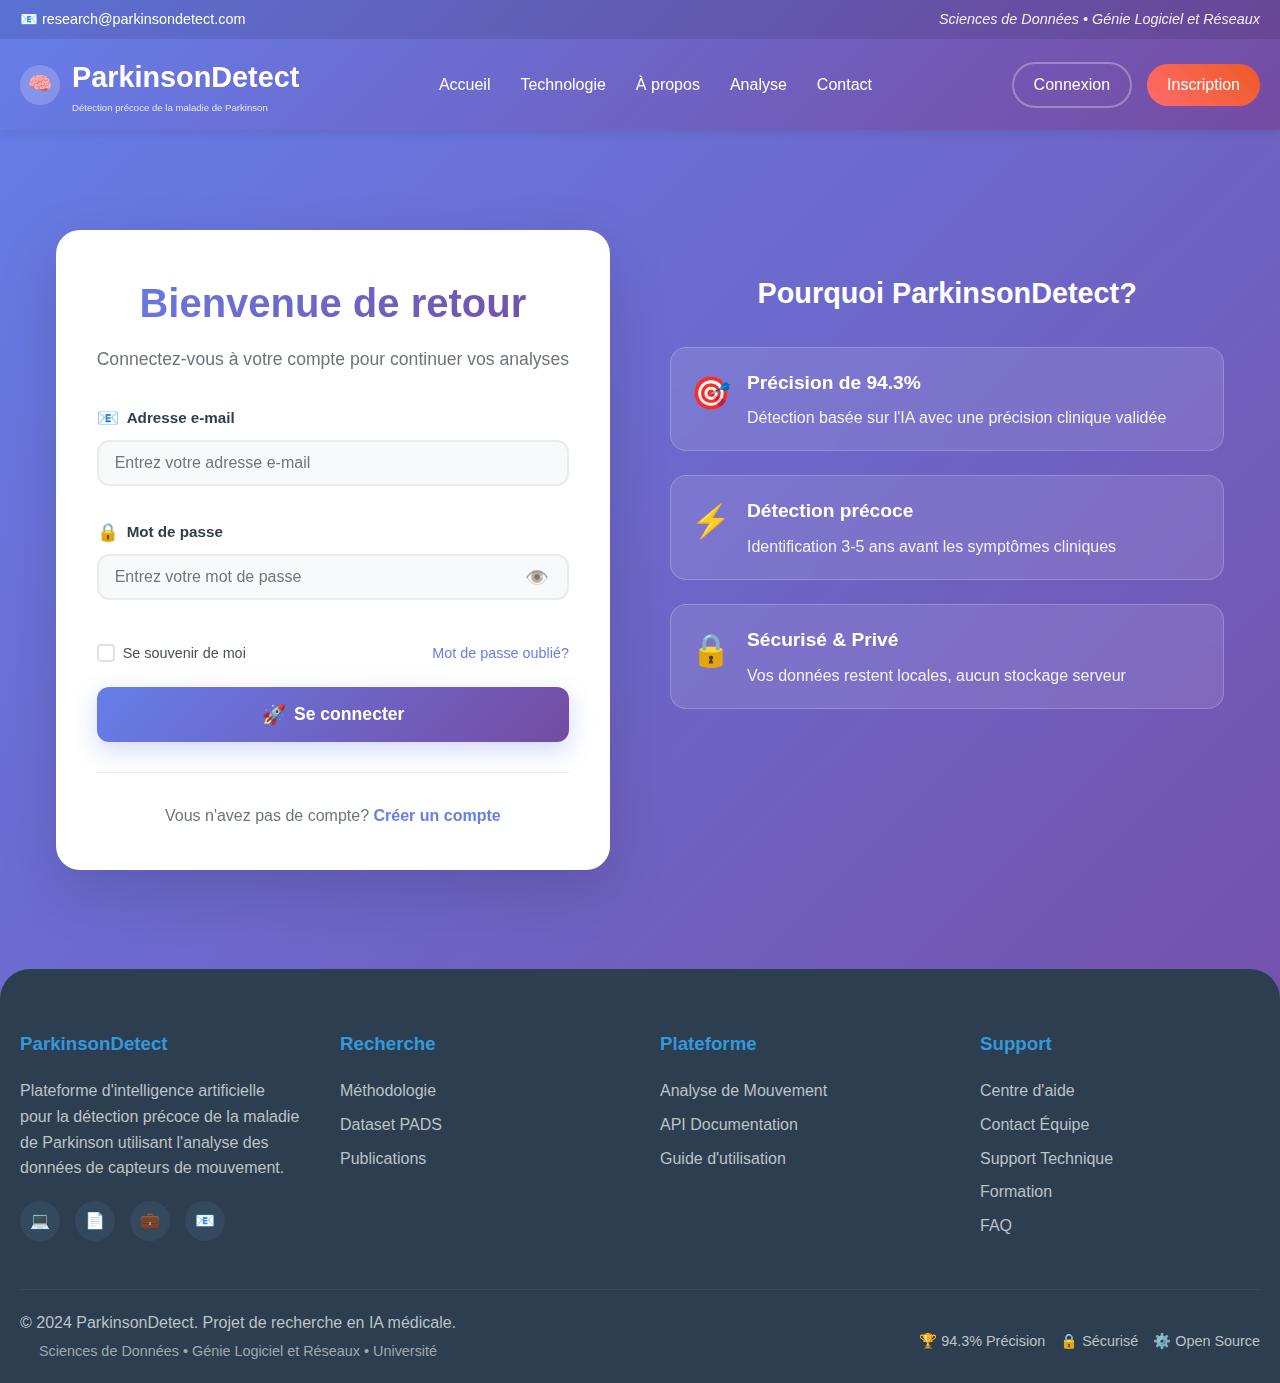
<file: login.html>
<!DOCTYPE html>
<html lang="fr">
<head>
    <meta charset="UTF-8">
    <meta name="viewport" content="width=device-width, initial-scale=1.0">
    <title>Connexion - ParkinsonDetect</title>
    
    <!-- Custom Stylesheets -->
    <link rel="stylesheet" href="assets/css/main.css">
    <link rel="stylesheet" href="assets/css/auth.css">
    
    <!-- SEO and Meta Tags -->
    <meta name="description" content="Connectez-vous à votre compte ParkinsonDetect pour accéder à vos analyses de mouvement.">
    <meta name="keywords" content="login, connexion, ParkinsonDetect, analyse mouvement">
    <meta name="author" content="ParkinsonDetect Research Team">
</head>
<body class="auth-page">
    <!-- Header -->
    <header class="header">
        <div class="header-top">
            <div class="container">
                <div class="header-contact">
                    <span>📧 research@parkinsondetect.com</span>
                </div>
                <div class="header-social">
                    <span style="opacity: 0.9; font-style: italic;">Sciences de Données • Génie Logiciel et Réseaux</span>
                </div>
            </div>
        </div>
        
        <div class="header-main">
            <div class="container">
                <a href="index.html" class="logo">
                    <div class="logo-icon">🧠</div>
                    <div>
                        <div>ParkinsonDetect</div>
                        <div style="font-size: 0.6rem; opacity: 0.8; font-weight: normal;">Détection précoce de la maladie de Parkinson</div>
                    </div>
                </a>
                
                <nav class="nav-menu">
                    <a href="index.html" class="nav-link">Accueil</a>
                    <a href="index.html#technologie" class="nav-link">Technologie</a>
                    <!-- <a href="index.html#feuille-de-route" class="nav-link">Feuille de route</a> -->
                    <a href="index.html#a-propos" class="nav-link">À propos</a>
                    <a href="analyze.html" class="nav-link">Analyse</a>
                    <a href="index.html#contact" class="nav-link">Contact</a>
                </nav>
                
                <!-- User Avatar Dropdown (shown when logged in) -->
                <div class="user-avatar-container" id="userAvatarContainer">
                    <div class="user-avatar" id="userAvatar">
                        <span id="avatarInitials">U</span>
                    </div>
                    <div class="avatar-dropdown" id="avatarDropdown">
                        <div class="dropdown-header">
                            <div class="dropdown-user-name" id="dropdownUserName">Utilisateur</div>
                            <div class="dropdown-user-email" id="dropdownUserEmail">user@example.com</div>
                        </div>
                        <div class="dropdown-menu">
                            <a href="profile.html" class="dropdown-item">
                                <i>👤</i> Profil
                            </a>
                            <div class="dropdown-divider"></div>
                            <button class="dropdown-item dropdown-logout" onclick="ParkinsonDetect.logout()">
                                <i>🚪</i> Déconnexion
                            </button>
                        </div>
                    </div>
                </div>
                
                <div class="header-actions" id="headerActions">
                    <a href="login.html" class="login-btn">Connexion</a>
                    <a href="signup.html" class="signup-btn">Inscription</a>
                </div>
                
                <button class="mobile-menu">☰</button>
            </div>
        </div>
    </header>

    <!-- Main Content -->
    <main class="auth-main">
        <div class="container">
            <div class="auth-container">
            <div class="auth-card">
                <div class="auth-header-content">
                    <h1>Bienvenue de retour</h1>
                    <p>Connectez-vous à votre compte pour continuer vos analyses</p>
                </div>
                
                <form id="loginForm" class="auth-form">
                    <div class="form-group">
                        <label class="form-label" for="loginEmail">
                            <span class="label-icon">📧</span>
                            Adresse e-mail
                        </label>
                        <input 
                            type="email" 
                            id="loginEmail" 
                            name="email" 
                            class="form-input" 
                            placeholder="Entrez votre adresse e-mail" 
                            required
                            autocomplete="email"
                        >
                    </div>
                    
                    <div class="form-group">
                        <label class="form-label" for="loginPassword">
                            <span class="label-icon">🔒</span>
                            Mot de passe
                        </label>
                        <div class="password-input-container">
                            <input 
                                type="password" 
                                id="loginPassword" 
                                name="password" 
                                class="form-input" 
                                placeholder="Entrez votre mot de passe" 
                                required
                                autocomplete="current-password"
                            >
                            <button type="button" class="password-toggle" onclick="togglePassword('loginPassword')">
                                👁️
                            </button>
                        </div>
                    </div>
                    
                    <div class="form-options">
                        <div class="checkbox-group">
                            <input type="checkbox" name="remember" id="remember" class="custom-checkbox">
                            <label for="remember" class="checkbox-label">Se souvenir de moi</label>
                        </div>
                        <a href="#" class="forgot-password" onclick="showForgotPassword()">Mot de passe oublié?</a>
                    </div>
                    
                    <button type="submit" class="btn btn-primary btn-full">
                        <span class="btn-icon">🚀</span>
                        Se connecter
                    </button>
                </form>
                
                <div class="auth-footer">
                    <p>Vous n'avez pas de compte? 
                        <a href="signup.html" class="auth-link">Créer un compte</a>
                    </p>
                </div>
            </div>
            
            <!-- Features Section -->
            <div class="auth-features">
                <h3>Pourquoi ParkinsonDetect?</h3>
                <div class="feature-list">
                    <div class="feature-item">
                        <span class="feature-icon">🎯</span>
                        <div>
                            <h4>Précision de 94.3%</h4>
                            <p>Détection basée sur l'IA avec une précision clinique validée</p>
                        </div>
                    </div>
                    <div class="feature-item">
                        <span class="feature-icon">⚡</span>
                        <div>
                            <h4>Détection précoce</h4>
                            <p>Identification 3-5 ans avant les symptômes cliniques</p>
                        </div>
                    </div>
                    <div class="feature-item">
                        <span class="feature-icon">🔒</span>
                        <div>
                            <h4>Sécurisé & Privé</h4>
                            <p>Vos données restent locales, aucun stockage serveur</p>
                        </div>
                    </div>
                </div>
            </div>
            </div>
        </div>
    </main>

    <!-- Footer -->
    <footer class="footer">
        <div class="container">
            <div class="footer-content">
                <div class="footer-section">
                    <h3>ParkinsonDetect</h3>
                    <p style="color: #bdc3c7; line-height: 1.6; margin-bottom: 20px;">
                        Plateforme d'intelligence artificielle pour la détection précoce de la maladie de Parkinson utilisant l'analyse des données de capteurs de mouvement.
                    </p>
                    <div class="social-links">
                        <a href="#" title="GitHub">💻</a>
                        <a href="#" title="Research Papers">📄</a>
                        <a href="#" title="LinkedIn">💼</a>
                        <a href="#" title="Contact">📧</a>
                    </div>
                </div>
                
                <div class="footer-section">
                    <h3>Recherche</h3>
                    <a href="#">Méthodologie</a>
                    <a href="#">Dataset PADS</a>
                    <a href="#">Publications</a>
                    <!-- <a href="#">Validation Clinique</a>
                    <a href="#">Résultats</a> -->
                </div>
                
                <div class="footer-section">
                    <h3>Plateforme</h3>
                    <a href="analyze.html">Analyse de Mouvement</a>
                    <a href="#">API Documentation</a>
                    <a href="#">Guide d'utilisation</a>
                    <!-- <a href="#">Télécharger App</a>
                    <a href="#">Intégrations</a> -->
                </div>
                
                <div class="footer-section">
                    <h3>Support</h3>
                    <a href="#">Centre d'aide</a>
                    <a href="index.html#contact">Contact Équipe</a>
                    <a href="#">Support Technique</a>
                    <a href="#">Formation</a>
                    <a href="#">FAQ</a>
                </div>
            </div>
            
            <div class="footer-bottom">
                <div style="display: flex; justify-content: space-between; align-items: center; flex-wrap: wrap;">
                    <div>
                        <p>&copy; 2024 ParkinsonDetect. Projet de recherche en IA médicale.</p>
                        <p style="font-size: 0.9rem; opacity: 0.8; margin-top: 5px;">
                            Sciences de Données • Génie Logiciel et Réseaux • Université
                        </p>
                    </div>
                    <div style="display: flex; gap: 15px; margin-top: 10px; font-size: 0.9rem;">
                        <span>🏆 94.3% Précision</span>
                        <span>🔒 Sécurisé</span>
                        <span>⚙️ Open Source</span>
                    </div>
                </div>
            </div>
        </div>
    </footer>

    <!-- JavaScript Files - Load data manager first, then main.js, then auth.js -->
    <script src="assets/js/dataManager.js"></script>
    <script src="assets/js/main.js"></script>
    <script src="assets/js/auth.js"></script>
</body>
</html>
</file>
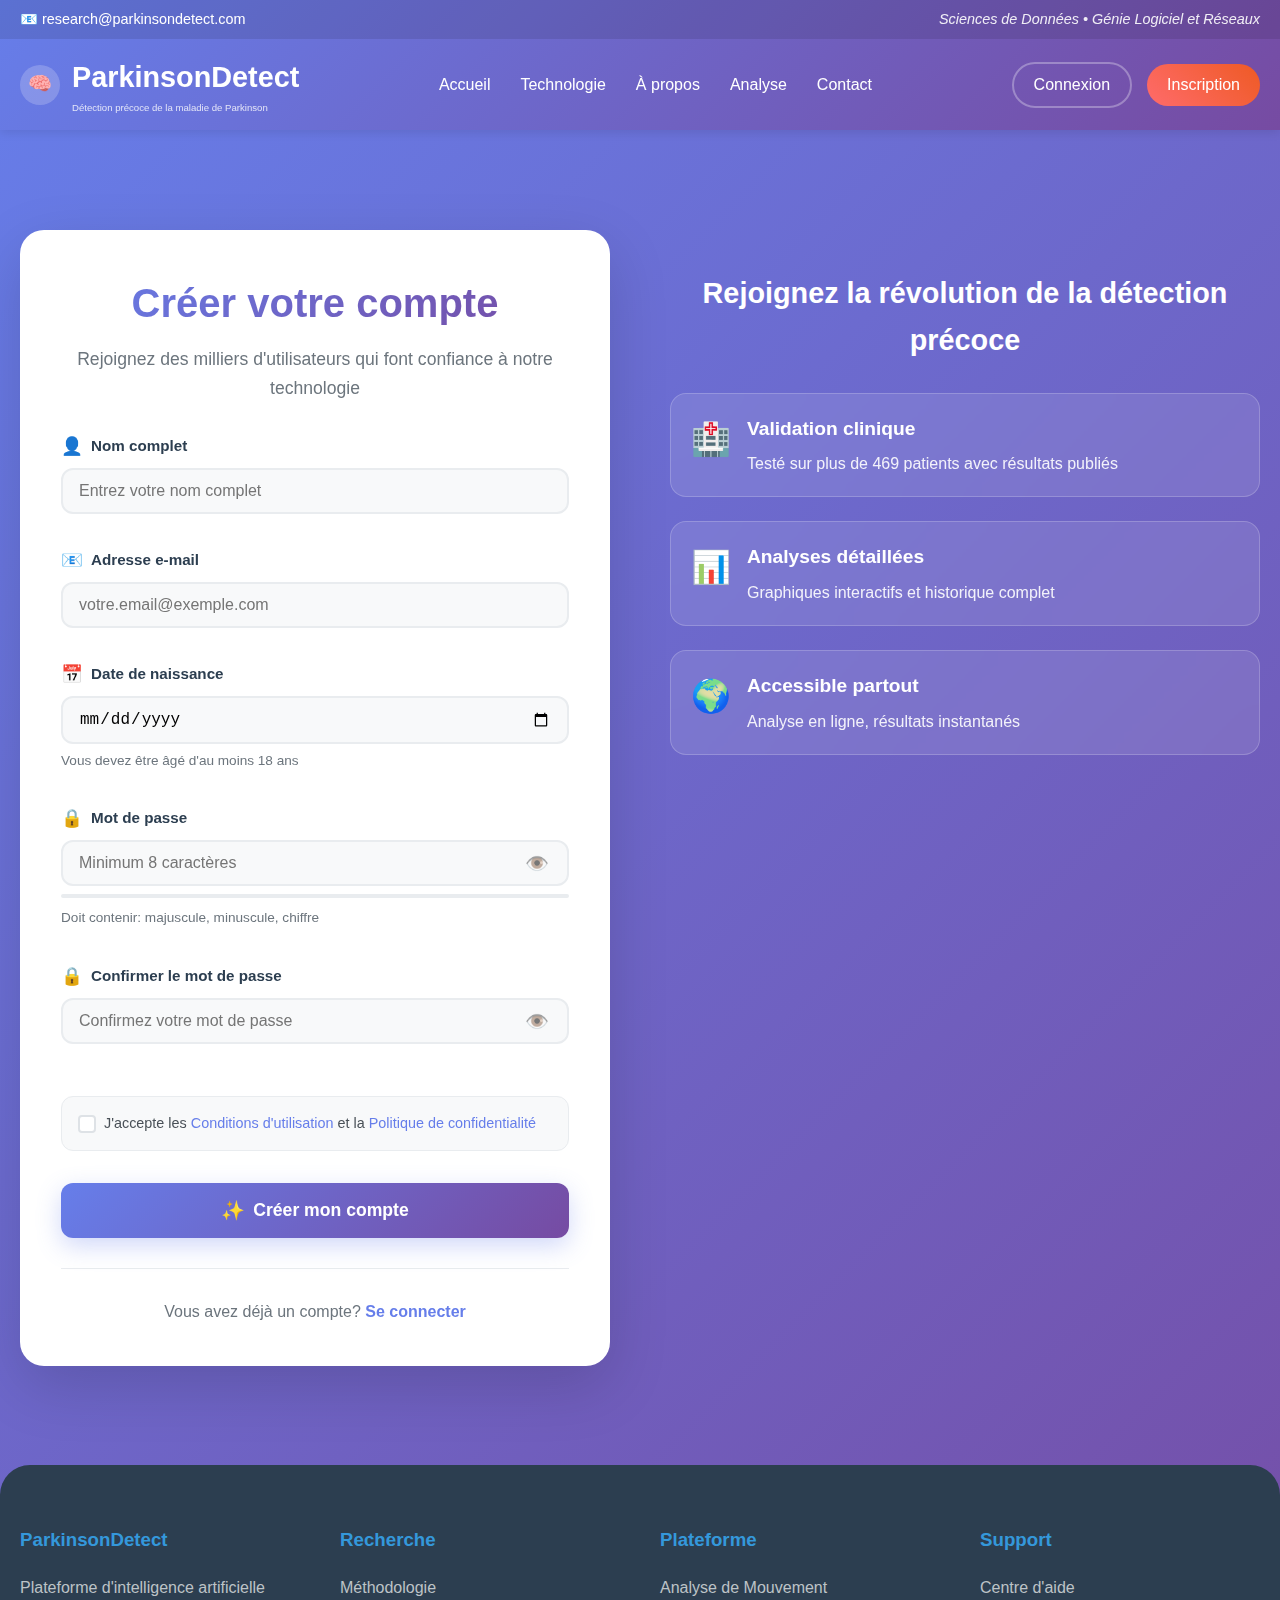
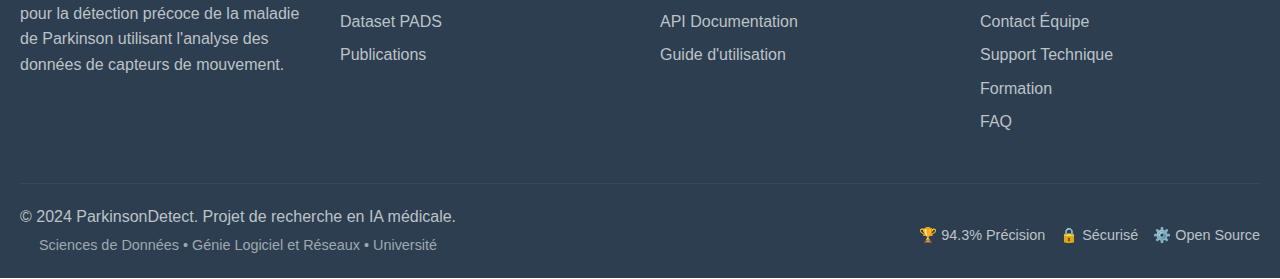
<file: signup.html>
<!DOCTYPE html>
<html lang="fr">
<head>
    <meta charset="UTF-8">
    <meta name="viewport" content="width=device-width, initial-scale=1.0">
    <title>Inscription - ParkinsonDetect</title>
    
    <!-- Custom Stylesheets -->
    <link rel="stylesheet" href="assets/css/main.css">
    <link rel="stylesheet" href="assets/css/auth.css">
    
    <!-- SEO and Meta Tags -->
    <meta name="description" content="Créez votre compte ParkinsonDetect pour commencer l'analyse de mouvement.">
    <meta name="keywords" content="signup, inscription, ParkinsonDetect, analyse mouvement">
    <meta name="author" content="ParkinsonDetect Research Team">
</head>
<body class="auth-page">
    <!-- Header -->
    <header class="header">
        <div class="header-top">
            <div class="container">
                <div class="header-contact">
                    <span>📧 research@parkinsondetect.com</span>
                </div>
                <div class="header-social">
                    <span style="opacity: 0.9; font-style: italic;">Sciences de Données • Génie Logiciel et Réseaux</span>
                </div>
            </div>
        </div>
        
        <div class="header-main">
            <div class="container">
                <a href="index.html" class="logo">
                    <div class="logo-icon">🧠</div>
                    <div>
                        <div>ParkinsonDetect</div>
                        <div style="font-size: 0.6rem; opacity: 0.8; font-weight: normal;">Détection précoce de la maladie de Parkinson</div>
                    </div>
                </a>
                
                <nav class="nav-menu">
                    <a href="index.html" class="nav-link">Accueil</a>
                    <a href="index.html#technologie" class="nav-link">Technologie</a>
                    <!-- <a href="index.html#feuille-de-route" class="nav-link">Feuille de route</a> -->
                    <a href="index.html#a-propos" class="nav-link">À propos</a>
                    <a href="analyze.html" class="nav-link">Analyse</a>
                    <a href="index.html#contact" class="nav-link">Contact</a>
                </nav>
                
                <!-- User Avatar Dropdown (shown when logged in) -->
                <div class="user-avatar-container" id="userAvatarContainer">
                    <div class="user-avatar" id="userAvatar">
                        <span id="avatarInitials">U</span>
                    </div>
                    <div class="avatar-dropdown" id="avatarDropdown">
                        <div class="dropdown-header">
                            <div class="dropdown-user-name" id="dropdownUserName">Utilisateur</div>
                            <div class="dropdown-user-email" id="dropdownUserEmail">user@example.com</div>
                        </div>
                        <div class="dropdown-menu">
                            <a href="profile.html" class="dropdown-item">
                                <i>👤</i> Profil
                            </a>
                            <div class="dropdown-divider"></div>
                            <button class="dropdown-item dropdown-logout" onclick="ParkinsonDetect.logout()">
                                <i>🚪</i> Déconnexion
                            </button>
                        </div>
                    </div>
                </div>
                
                <div class="header-actions" id="headerActions">
                    <a href="login.html" class="login-btn">Connexion</a>
                    <a href="signup.html" class="signup-btn">Inscription</a>
                </div>
                
                <button class="mobile-menu">☰</button>
            </div>
        </div>
    </header>

    <!-- Main Content -->
    <main class="auth-main">
        <div class="container">
            <div class="auth-container">
            <div class="auth-card">
                <div class="auth-header-content">
                    <h1>Créer votre compte</h1>
                    <p>Rejoignez des milliers d'utilisateurs qui font confiance à notre technologie</p>
                </div>
                
                <form id="signupForm" class="auth-form">
                    <div class="form-group">
                        <label class="form-label" for="signupName">
                            <span class="label-icon">👤</span>
                            Nom complet
                        </label>
                        <input 
                            type="text" 
                            id="signupName" 
                            name="name" 
                            class="form-input" 
                            placeholder="Entrez votre nom complet" 
                            required
                            autocomplete="name"
                            minlength="2"
                            maxlength="50"
                        >
                    </div>
                    
                    <div class="form-group">
                        <label class="form-label" for="signupEmail">
                            <span class="label-icon">📧</span>
                            Adresse e-mail
                        </label>
                        <input 
                            type="email" 
                            id="signupEmail" 
                            name="email" 
                            class="form-input" 
                            placeholder="votre.email@exemple.com" 
                            required
                            autocomplete="email"
                        >
                    </div>
                    
                    <div class="form-group">
                        <label class="form-label" for="signupDob">
                            <span class="label-icon">📅</span>
                            Date de naissance
                        </label>
                        <input 
                            type="date" 
                            id="signupDob" 
                            name="dateOfBirth" 
                            class="form-input" 
                            required
                            autocomplete="bday"
                        >
                        <small class="form-hint">Vous devez être âgé d'au moins 18 ans</small>
                    </div>
                    
                    <div class="form-group">
                        <label class="form-label" for="signupPassword">
                            <span class="label-icon">🔒</span>
                            Mot de passe
                        </label>
                        <div class="password-input-container">
                            <input 
                                type="password" 
                                id="signupPassword" 
                                name="password" 
                                class="form-input" 
                                placeholder="Minimum 8 caractères" 
                                required
                                minlength="8"
                                maxlength="128"
                                autocomplete="new-password"
                            >
                            <button type="button" class="password-toggle" onclick="togglePassword('signupPassword')">
                                👁️
                            </button>
                        </div>
                        <div class="password-strength" id="passwordStrength">
                            <div class="strength-bar">
                                <div class="strength-fill" id="strengthFill"></div>
                            </div>
                            <small class="strength-text" id="strengthText">
                                Doit contenir: majuscule, minuscule, chiffre
                            </small>
                        </div>
                    </div>
                    
                    <div class="form-group">
                        <label class="form-label" for="signupConfirmPassword">
                            <span class="label-icon">🔒</span>
                            Confirmer le mot de passe
                        </label>
                        <div class="password-input-container">
                            <input 
                                type="password" 
                                id="signupConfirmPassword" 
                                name="confirmPassword" 
                                class="form-input" 
                                placeholder="Confirmez votre mot de passe" 
                                required
                                autocomplete="new-password"
                            >
                            <button type="button" class="password-toggle" onclick="togglePassword('signupConfirmPassword')">
                                👁️
                            </button>
                        </div>
                    </div>
                    
                    <div class="checkbox-group terms-checkbox">
                        <input type="checkbox" name="terms" id="terms" class="custom-checkbox" required>
                        <label for="terms" class="checkbox-label">
                            J'accepte les <a href="#" class="terms-link">Conditions d'utilisation</a> 
                            et la <a href="#" class="terms-link">Politique de confidentialité</a>
                        </label>
                    </div>
                    
                    <button type="submit" class="btn btn-primary btn-full">
                        <span class="btn-icon">✨</span>
                        Créer mon compte
                    </button>
                </form>
                
                <div class="auth-footer">
                    <p>Vous avez déjà un compte? 
                        <a href="login.html" class="auth-link">Se connecter</a>
                    </p>
                </div>
            </div>
            
            <!-- Benefits Section -->
            <div class="auth-features">
                <h3>Rejoignez la révolution de la détection précoce</h3>
                <div class="feature-list">
                    <div class="feature-item">
                        <span class="feature-icon">🏥</span>
                        <div>
                            <h4>Validation clinique</h4>
                            <p>Testé sur plus de 469 patients avec résultats publiés</p>
                        </div>
                    </div>
                    <div class="feature-item">
                        <span class="feature-icon">📊</span>
                        <div>
                            <h4>Analyses détaillées</h4>
                            <p>Graphiques interactifs et historique complet</p>
                        </div>
                    </div>
                    <div class="feature-item">
                        <span class="feature-icon">🌍</span>
                        <div>
                            <h4>Accessible partout</h4>
                            <p>Analyse en ligne, résultats instantanés</p>
                        </div>
                    </div>
                </div>
            </div>
            </div>
        </div>
    </main>

    <!-- Footer -->
    <footer class="footer">
        <div class="container">
            <div class="footer-content">
                <div class="footer-section">
                    <h3>ParkinsonDetect</h3>
                    <p style="color: #bdc3c7; line-height: 1.6; margin-bottom: 20px;">
                        Plateforme d'intelligence artificielle pour la détection précoce de la maladie de Parkinson utilisant l'analyse des données de capteurs de mouvement.
                    </p>
                    <!-- <div class="social-links">
                        <a href="#" title="GitHub">💻</a>
                        <a href="#" title="Research Papers">📄</a>
                        <a href="#" title="LinkedIn">💼</a>
                        <a href="#" title="Contact">📧</a>
                    </div> -->
                </div>
                
                <div class="footer-section">
                    <h3>Recherche</h3>
                    <a href="#">Méthodologie</a>
                    <a href="#">Dataset PADS</a>
                    <a href="#">Publications</a>
                    <!-- <a href="#">Validation Clinique</a>
                    <a href="#">Résultats</a> -->
                </div>
                
                <div class="footer-section">
                    <h3>Plateforme</h3>
                    <a href="analyze.html">Analyse de Mouvement</a>
                    <a href="#">API Documentation</a>
                    <a href="#">Guide d'utilisation</a>
                    <!-- <a href="#">Télécharger App</a>
                    <a href="#">Intégrations</a> -->
                </div>
                
                <div class="footer-section">
                    <h3>Support</h3>
                    <a href="#">Centre d'aide</a>
                    <a href="index.html#contact">Contact Équipe</a>
                    <a href="#">Support Technique</a>
                    <a href="#">Formation</a>
                    <a href="#">FAQ</a>
                </div>
            </div>
            
            <div class="footer-bottom">
                <div style="display: flex; justify-content: space-between; align-items: center; flex-wrap: wrap;">
                    <div>
                        <p>&copy; 2024 ParkinsonDetect. Projet de recherche en IA médicale.</p>
                        <p style="font-size: 0.9rem; opacity: 0.8; margin-top: 5px;">
                            Sciences de Données • Génie Logiciel et Réseaux • Université
                        </p>
                    </div>
                    <div style="display: flex; gap: 15px; margin-top: 10px; font-size: 0.9rem;">
                        <span>🏆 94.3% Précision</span>
                        <span>🔒 Sécurisé</span>
                        <span>⚙️ Open Source</span>
                    </div>
                </div>
            </div>
        </div>
    </footer>

    <!-- JavaScript Files - Load data manager first, then main.js, then auth.js -->
    <script src="assets/js/dataManager.js"></script>
    <script src="assets/js/main.js"></script>
    <script src="assets/js/auth.js"></script>
</body>
</html>
</file>
<file: assets/css/auth.css>
/* Modern Authentication Styles */

/* Auth Page Layout */
.auth-page {
    min-height: 100vh;
    background: linear-gradient(135deg, #667eea 0%, #764ba2 100%);
    display: flex;
    flex-direction: column;
}

.auth-header {
    background: rgba(255, 255, 255, 0.1);
    -webkit-backdrop-filter: blur(10px);
    backdrop-filter: blur(10px);
    border-bottom: 1px solid rgba(255, 255, 255, 0.2);
    padding: 15px 0;
}

.auth-header .logo {
    color: white;
    text-decoration: none;
    display: flex;
    align-items: center;
}

.auth-header .logo-subtitle {
    font-size: 0.6rem;
    opacity: 0.8;
    font-weight: normal;
}


.auth-main {
    flex: 1;
    display: flex;
    align-items: center;
    justify-content: center;
    padding: 100px 0; /* 100px top and bottom as requested */
}

.auth-container {
    display: grid;
    grid-template-columns: 1fr 1fr;
    gap: 60px;
    max-width: none; /* Remove max-width constraint */
    width: 100%;
    align-items: start;
}

/* Auth Card */
.auth-card {
    background: white;
    border-radius: 24px;
    padding: 40px;
    box-shadow: 0 20px 60px rgba(0, 0, 0, 0.15);
    -webkit-backdrop-filter: blur(10px);
    backdrop-filter: blur(10px);
    border: 1px solid rgba(255, 255, 255, 0.2);
}

.auth-header-content {
    text-align: center;
    margin-bottom: 30px; /* Reduced from 40px */
}

.auth-header-content h1 {
    font-size: 2.5rem;
    font-weight: 700;
    color: #2c3e50;
    margin-bottom: 10px;
    background: linear-gradient(135deg, #667eea, #764ba2);
    -webkit-background-clip: text;
    -webkit-text-fill-color: transparent;
    background-clip: text;
}

.auth-header-content p {
    color: #6c757d;
    font-size: 1.1rem;
    line-height: 1.6;
}

/* Modern Form Styles */
.auth-form {
    display: flex;
    flex-direction: column;
    gap: 12px; /* Further reduced from 16px */
}

/* Compact form for signup page */
body:has(.medical-disclaimer) .auth-form {
    gap: 10px; /* Even more compact for signup */
}

body:has(.medical-disclaimer) .form-input {
    padding: 8px 14px; /* Further reduced padding for signup */
}

body:has(.medical-disclaimer) .auth-header-content {
    margin-bottom: 16px; /* Further reduced from 20px */
}

body:has(.medical-disclaimer) .auth-card {
    padding: 24px; /* Further reduced from 30px for signup */
}

body:has(.medical-disclaimer) .form-group {
    margin-bottom: 0; /* Remove any extra margin */
}

body:has(.medical-disclaimer) .form-label {
    margin-bottom: 4px; /* Further reduced from 6px */
}

body:has(.medical-disclaimer) .password-strength {
    margin-top: 4px; /* Further reduced from 6px */
}

body:has(.medical-disclaimer) .terms-checkbox {
    margin: 12px 0; /* Further reduced from 16px */
    padding: 10px; /* Further reduced from 12px */
}

.form-group {
    position: relative;
}

.form-label {
    display: flex;
    align-items: center;
    gap: 8px;
    font-weight: 600;
    color: #2c3e50;
    margin-bottom: 8px;
    font-size: 0.95rem;
}

.label-icon {
    font-size: 1.1rem;
}

.form-input {
    width: 100%;
    padding: 12px 16px; /* Reduced from 16px 20px */
    border: 2px solid #e9ecef;
    border-radius: 12px;
    font-size: 1rem;
    transition: all 0.3s ease;
    background: #f8f9fa;
    position: relative;
}

.form-input:focus {
    outline: none;
    border-color: #667eea;
    background: white;
    box-shadow: 0 0 0 4px rgba(102, 126, 234, 0.1);
    transform: translateY(-1px);
}

.form-input:valid {
    border-color: #27ae60;
    background: #f8fff9;
}

.form-input.error {
    border-color: #e74c3c;
    background: #fff8f8;
    animation: shake 0.5s ease-in-out;
}

.form-hint {
    color: #6c757d;
    font-size: 0.85rem;
    margin-top: 6px;
    display: block;
}

/* Password Input */
.password-input-container {
    position: relative;
}

.password-toggle {
    position: absolute;
    right: 16px;
    top: 50%;
    transform: translateY(-50%);
    background: none;
    border: none;
    cursor: pointer;
    font-size: 1.2rem;
    opacity: 0.6;
    transition: opacity 0.3s;
    padding: 4px;
    border-radius: 4px;
}

.password-toggle:hover {
    opacity: 1;
    background: rgba(102, 126, 234, 0.1);
}

/* Password Strength */
.password-strength {
    margin-top: 8px;
}

.strength-bar {
    width: 100%;
    height: 4px;
    background: #e9ecef;
    border-radius: 2px;
    overflow: hidden;
    margin-bottom: 6px;
}

.strength-fill {
    height: 100%;
    width: 0%;
    background: #e74c3c;
    transition: all 0.3s ease;
    border-radius: 2px;
}

.strength-fill.weak {
    width: 25%;
    background: #e74c3c;
}

.strength-fill.fair {
    width: 50%;
    background: #f39c12;
}

.strength-fill.good {
    width: 75%;
    background: #f1c40f;
}

.strength-fill.strong {
    width: 100%;
    background: #27ae60;
}

.strength-text {
    color: #6c757d;
    font-size: 0.85rem;
}

/* Form Options */
.form-options {
    display: flex;
    justify-content: space-between;
    align-items: center;
    margin: 10px 0;
}

.checkbox-group {
    display: flex;
    align-items: center;
    gap: 8px;
}

.custom-checkbox {
    width: 18px !important;
    height: 18px;
    border: 2px solid #dee2e6;
    border-radius: 4px;
    appearance: none;
    -webkit-appearance: none;
    -moz-appearance: none;
    cursor: pointer;
    position: relative;
    transition: all 0.3s ease;
    background-color: white;
    display: inline-block;
    vertical-align: middle;
    margin: 0;
}

.custom-checkbox:checked {
    background: linear-gradient(135deg, #667eea, #764ba2);
    border-color: #667eea;
}

.custom-checkbox:focus {
    outline: none;
    box-shadow: 0 0 0 3px rgba(102, 126, 234, 0.3);
    border-color: #667eea;
}

.custom-checkbox:hover {
    border-color: #667eea;
    background-color: #f8f9fa;
}

.custom-checkbox:checked::after {
    content: '✓';
    position: absolute;
    top: 50%;
    left: 50%;
    transform: translate(-50%, -50%);
    color: white;
    font-size: 12px;
    font-weight: bold;
    display: block;
    text-align: center;
    line-height: 1;
}

.checkbox-label {
    font-size: 0.9rem;
    color: #495057;
    cursor: pointer;
}

.forgot-password {
    color: #667eea;
    text-decoration: none;
    font-size: 0.9rem;
    font-weight: 500;
    transition: color 0.3s;
}

.forgot-password:hover {
    color: #764ba2;
    text-decoration: underline;
}

/* Terms Checkbox */
.terms-checkbox {
    margin: 20px 0;
    padding: 16px;
    background: #f8f9fa;
    border-radius: 12px;
    border: 1px solid #e9ecef;
}

.terms-checkbox .checkbox-label {
    line-height: 1.5;
}

.terms-link {
    color: #667eea;
    text-decoration: none;
    font-weight: 500;
}

.terms-link:hover {
    text-decoration: underline;
}

/* Modern Buttons */
.btn-full {
    width: 100%;
    padding: 16px 24px;
    font-size: 1.1rem;
    font-weight: 600;
    border-radius: 12px;
    border: none;
    cursor: pointer;
    transition: all 0.3s ease;
    display: flex;
    align-items: center;
    justify-content: center;
    gap: 8px;
    position: relative;
    overflow: hidden;
}

.btn-primary {
    background: linear-gradient(135deg, #667eea, #764ba2);
    color: white;
    box-shadow: 0 8px 24px rgba(102, 126, 234, 0.3);
}

.btn-primary:hover {
    transform: translateY(-2px);
    box-shadow: 0 12px 32px rgba(102, 126, 234, 0.4);
}

.btn-primary:active {
    transform: translateY(0);
}

.btn-icon {
    font-size: 1.2rem;
}

/* Auth Footer */
.auth-footer {
    text-align: center;
    margin-top: 30px;
    padding-top: 30px;
    border-top: 1px solid #e9ecef;
}

.auth-footer p {
    color: #6c757d;
    margin: 0;
}

.auth-link {
    color: #667eea;
    text-decoration: none;
    font-weight: 600;
    transition: color 0.3s;
}

.auth-link:hover {
    color: #764ba2;
    text-decoration: underline;
}

/* Features Section */
.auth-features {
    color: white;
    padding: 40px 0;
}

.auth-features h3 {
    font-size: 1.8rem;
    font-weight: 700;
    margin-bottom: 30px;
    text-align: center;
}

.feature-list {
    display: flex;
    flex-direction: column;
    gap: 24px;
}

.feature-item {
    display: flex;
    align-items: flex-start;
    gap: 16px;
    padding: 20px;
    background: rgba(255, 255, 255, 0.1);
    border-radius: 16px;
    -webkit-backdrop-filter: blur(10px);
    backdrop-filter: blur(10px);
    border: 1px solid rgba(255, 255, 255, 0.2);
    transition: transform 0.3s ease;
}

.feature-item:hover {
    transform: translateY(-2px);
}

.feature-icon {
    font-size: 2rem;
    flex-shrink: 0;
}

.feature-item h4 {
    margin: 0 0 8px 0;
    font-size: 1.2rem;
    font-weight: 600;
}

.feature-item p {
    margin: 0;
    opacity: 0.9;
    line-height: 1.5;
}

/* Medical Disclaimer */
.medical-disclaimer {
    padding: 80px 0 0;
    margin-top: auto;
}

.disclaimer-content {
    display: flex;
    align-items: flex-start;
    gap: 12px;
    max-width: 1200px;
    margin: 0 auto;
    padding: 0 20px;
}

.disclaimer-content-centered {
    max-width: none; /* Remove max-width since container already constrains it */
    margin: 0;
    padding: 20px;
    background: rgba(255, 255, 255, 0.95);
    border-radius: 12px;
    border-left: 4px solid #f39c12;
    display: flex;
    align-items: flex-start;
    gap: 12px;
    box-shadow: 0 4px 12px rgba(0, 0, 0, 0.1);
}

.disclaimer-content-centered p {
    margin: 0;
    color: #856404;
    line-height: 1.6;
    font-size: 0.95rem;
}

.disclaimer-icon {
    font-size: 1.5rem;
    flex-shrink: 0;
}

.disclaimer-content p {
    margin: 0;
    color: #856404;
    line-height: 1.6;
    font-size: 0.95rem;
}

/* Animations */
@keyframes shake {
    0%, 100% { transform: translateX(0); }
    25% { transform: translateX(-5px); }
    75% { transform: translateX(5px); }
}

@keyframes fadeInUp {
    from {
        opacity: 0;
        transform: translateY(30px);
    }
    to {
        opacity: 1;
        transform: translateY(0);
    }
}

.auth-card {
    animation: fadeInUp 0.6s ease-out;
}

.auth-features {
    animation: fadeInUp 0.6s ease-out 0.2s both;
}

/* Responsive Design */
@media (max-width: 1024px) {
    .auth-container {
        grid-template-columns: 1fr;
        gap: 40px;
        max-width: 600px;
    }
    
    .auth-features {
        order: -1;
        padding: 20px 0;
    }
    
    .feature-list {
        gap: 16px;
    }
    
    .feature-item {
        padding: 16px;
    }
}

@media (max-width: 768px) {
    .auth-main {
        padding: 20px;
    }
    
    .auth-card {
        padding: 30px 24px;
        border-radius: 20px;
    }
    
    .auth-header-content h1 {
        font-size: 2rem;
    }
    
    .form-options {
        flex-direction: column;
        gap: 16px;
        align-items: flex-start;
    }
    
    .medical-disclaimer {
        padding: 16px 0;
    }
    
    .disclaimer-content {
        padding: 0 16px;
    }
}

@media (max-width: 480px) {
    .auth-header-content h1 {
        font-size: 1.8rem;
    }
    
    .auth-card {
        padding: 24px 20px;
    }
    
    .feature-item {
        flex-direction: column;
        text-align: center;
        gap: 12px;
    }
    
    .feature-icon {
        font-size: 2.5rem;
    }
}
</file>
<file: assets/css/main.css>
/* ParkinsonDetect - Main Stylesheet */
/* Reset and Base Styles */
* {
    margin: 0;
    padding: 0;
    box-sizing: border-box;
}

/* Smooth scrolling for the entire page */
html {
    scroll-behavior: smooth;
}

/* Scroll offset for fixed header */
section {
    scroll-margin-top: 100px; /* Adjust based on header height */
}

/* Ensure sections have proper spacing */
.section {
    padding: 80px 0;
}

body {
    font-family: 'Segoe UI', Tahoma, Geneva, Verdana, sans-serif;
    line-height: 1.6;
    color: #333;
    background: #f8f9fa;
}

/* Remove the fadeInBody animation that causes white flash */

.container {
    max-width: 1400px;
    margin: 0 auto;
    padding: 0 20px;
}

/* Utility Classes */
.hidden {
    display: none !important;
}

/* Enhanced Preloader with smooth animations */
.preloader {
    position: fixed;
    top: 0;
    left: 0;
    width: 100%;
    height: 100%;
    background: linear-gradient(135deg, #667eea 0%, #764ba2 100%);
    display: flex;
    justify-content: center;
    align-items: center;
    z-index: 9999;
    opacity: 1;
    transition: all 0.5s ease-out;
    /* Add smooth gradient animation */
    background-size: 200% 200%;
    animation: gradientShift 3s ease infinite;
}

.preloader.fade-out {
    opacity: 0;
    pointer-events: none;
}

.preloader-content {
    text-align: center;
    color: white;
}

.logo-loader {
    display: flex;
    align-items: center;
    justify-content: center;
    margin-bottom: 30px;
    animation: logoFadeIn 0.8s ease-out;
}

.logo-loader .logo-icon {
    width: 50px;
    height: 50px;
    background: rgba(255,255,255,0.2);
    border-radius: 50%;
    display: flex;
    align-items: center;
    justify-content: center;
    margin-right: 12px;
    font-size: 1.6rem;
    -webkit-backdrop-filter: blur(10px);
    backdrop-filter: blur(10px);
}

.logo-loader .logo-text {
    font-size: 2rem;
    font-weight: bold;
    text-shadow: 0 2px 10px rgba(0,0,0,0.3);
}

.spinner-container {
    position: relative;
    width: 80px;
    height: 80px;
    margin: 0 auto 30px;
}

.spinner-modern {
    width: 60px;
    height: 60px;
    border: 3px solid transparent;
    border-top: 3px solid #ffffff;
    border-right: 3px solid #ffffff;
    border-radius: 50%;
    animation: modernSpin 1.2s linear infinite;
    position: absolute;
    top: 10px;
    left: 10px;
}

.spinner-ring {
    width: 80px;
    height: 80px;
    border: 2px solid rgba(255,255,255,0.3);
    border-radius: 50%;
    animation: ringPulse 2s ease-in-out infinite;
    position: absolute;
    top: 0;
    left: 0;
}

.loading-text {
    font-size: 1.2rem;
    font-weight: 500;
    margin-bottom: 8px;
    animation: textFadeIn 1s ease-out 0.3s both;
}

.loading-subtext {
    font-size: 0.9rem;
    opacity: 0.8;
    animation: textFadeIn 1s ease-out 0.6s both;
}

@keyframes gradientShift {
    0% { background-position: 0% 50%; }
    50% { background-position: 100% 50%; }
    100% { background-position: 0% 50%; }
}

@keyframes logoFadeIn {
    from {
        opacity: 0;
        transform: translateY(-20px);
    }
    to {
        opacity: 1;
        transform: translateY(0);
    }
}

@keyframes modernSpin {
    0% { transform: rotate(0deg); }
    100% { transform: rotate(360deg); }
}

@keyframes ringPulse {
    0%, 100% { 
        transform: scale(1);
        opacity: 1;
    }
    50% { 
        transform: scale(1.1);
        opacity: 0.7;
    }
}

@keyframes textFadeIn {
    from {
        opacity: 0;
        transform: translateY(10px);
    }
    to {
        opacity: 1;
        transform: translateY(0);
    }
}

.text-center {
    text-align: center;
}

.mb-20 {
    margin-bottom: 20px;
}

.mt-20 {
    margin-top: 20px;
}

/* Animations */
@keyframes fadeInUp {
    from {
        opacity: 0;
        transform: translateY(30px);
    }
    to {
        opacity: 1;
        transform: translateY(0);
    }
}

@keyframes fadeIn {
    from {
        opacity: 0;
    }
    to {
        opacity: 1;
    }
}

@keyframes slideInFromLeft {
    from {
        opacity: 0;
        transform: translateX(-30px);
    }
    to {
        opacity: 1;
        transform: translateX(0);
    }
}

@keyframes slideInFromRight {
    from {
        opacity: 0;
        transform: translateX(30px);
    }
    to {
        opacity: 1;
        transform: translateX(0);
    }
}

@keyframes bounce {
    0%, 20%, 50%, 80%, 100% {
        transform: translateY(0);
    }
    40% {
        transform: translateY(-10px);
    }
    60% {
        transform: translateY(-5px);
    }
}

/* Apply animations to elements */
.hero {
    animation: fadeInUp 0.8s ease-out;
}

.hero h1 {
    animation: fadeInUp 0.8s ease-out 0.2s both;
}

.hero p {
    animation: fadeInUp 0.8s ease-out 0.4s both;
}

.hero .btn {
    animation: fadeInUp 0.8s ease-out 0.6s both;
}

.feature-card {
    animation: fadeInUp 0.6s ease-out;
    transition: transform 0.3s ease, box-shadow 0.3s ease;
}

.feature-card:nth-child(1) { animation-delay: 0.1s; }
.feature-card:nth-child(2) { animation-delay: 0.2s; }
.feature-card:nth-child(3) { animation-delay: 0.3s; }
.feature-card:nth-child(4) { animation-delay: 0.4s; }

.feature-card:hover {
    transform: translateY(-5px);
    box-shadow: 0 15px 40px rgba(0, 0, 0, 0.15);
}

.stat-item {
    animation: fadeInUp 0.6s ease-out;
}

.stat-item:nth-child(1) { animation-delay: 0.1s; }
.stat-item:nth-child(2) { animation-delay: 0.2s; }
.stat-item:nth-child(3) { animation-delay: 0.3s; }
.stat-item:nth-child(4) { animation-delay: 0.4s; }

.roadmap-item {
    animation: slideInFromLeft 0.6s ease-out;
}

.roadmap-item:nth-child(even) {
    animation: slideInFromRight 0.6s ease-out;
}

.roadmap-item:nth-child(1) { animation-delay: 0.1s; }
.roadmap-item:nth-child(2) { animation-delay: 0.2s; }
.roadmap-item:nth-child(3) { animation-delay: 0.3s; }
.roadmap-item:nth-child(4) { animation-delay: 0.4s; }

/* Button animations */
.btn {
    transition: all 0.3s ease;
    position: relative;
    overflow: hidden;
}

.btn:hover {
    transform: translateY(-2px);
    box-shadow: 0 8px 25px rgba(0, 0, 0, 0.15);
}

.btn:active {
    transform: translateY(0);
}

.btn-primary:hover {
    box-shadow: 0 8px 25px rgba(102, 126, 234, 0.3);
}

/* Card hover animations */
.info-card, .tech-card, .step-card {
    transition: transform 0.3s ease, box-shadow 0.3s ease;
}

.info-card:hover, .tech-card:hover, .step-card:hover {
    transform: translateY(-3px);
    box-shadow: 0 12px 30px rgba(0, 0, 0, 0.1);
}

/* Input animations */
.file-input, input, textarea {
    transition: all 0.3s ease;
}

input:focus, textarea:focus {
    transform: translateY(-1px);
    box-shadow: 0 4px 15px rgba(102, 126, 234, 0.15);
}

/* Logo and icon animations */
.logo-icon {
    transition: transform 0.3s ease;
}

.logo:hover .logo-icon {
    animation: bounce 0.6s ease;
}

/* Navigation animations */
.nav-link {
    transition: all 0.3s ease;
    position: relative;
}

.nav-link:hover {
    transform: translateY(-1px);
}

/* Stagger animations for lists */
.feature-grid .feature-card {
    opacity: 0;
    animation: fadeInUp 0.6s ease-out forwards;
}

.stats-grid .stat-item {
    opacity: 0;
    animation: fadeInUp 0.6s ease-out forwards;
}

/* Responsive animation adjustments */
@media (max-width: 768px) {
    .hero, .feature-card, .stat-item, .roadmap-item {
        animation-duration: 0.4s;
    }
    
    .upload-area:hover, .btn:hover, .info-card:hover {
        transform: none; /* Reduce animations on mobile */
    }
}

@media (prefers-reduced-motion: reduce) {
    * {
        animation-duration: 0.01ms !important;
        animation-iteration-count: 1 !important;
        transition-duration: 0.01ms !important;
        scroll-behavior: auto !important;
    }
}

/* Scroll-triggered animations */
.fade-in-on-scroll {
    opacity: 0;
    transform: translateY(30px);
    transition: opacity 0.8s ease-out, transform 0.8s ease-out;
}

.fade-in-on-scroll.visible {
    opacity: 1;
    transform: translateY(0);
}

.fade-in-left {
    opacity: 0;
    transform: translateX(-50px);
    transition: opacity 0.8s ease-out, transform 0.8s ease-out;
}

.fade-in-left.visible {
    opacity: 1;
    transform: translateX(0);
}

.fade-in-right {
    opacity: 0;
    transform: translateX(50px);
    transition: opacity 0.8s ease-out, transform 0.8s ease-out;
}

.fade-in-right.visible {
    opacity: 1;
    transform: translateX(0);
}

.fade-in-scale {
    opacity: 0;
    transform: scale(0.9);
    transition: opacity 0.8s ease-out, transform 0.8s ease-out;
}

.fade-in-scale.visible {
    opacity: 1;
    transform: scale(1);
}

/* Staggered scroll animations */
.stagger-item {
    opacity: 0;
    transform: translateY(30px);
    transition: opacity 0.6s ease-out, transform 0.6s ease-out;
}

.stagger-item.visible {
    opacity: 1;
    transform: translateY(0);
}

.stagger-item:nth-child(1) { transition-delay: 0.1s; }
.stagger-item:nth-child(2) { transition-delay: 0.2s; }
.stagger-item:nth-child(3) { transition-delay: 0.3s; }
.stagger-item:nth-child(4) { transition-delay: 0.4s; }
.stagger-item:nth-child(5) { transition-delay: 0.5s; }
.stagger-item:nth-child(6) { transition-delay: 0.6s; }


.info-card-content {
    display: flex;
    align-items: center;
    gap: 20px;
    justify-content: space-between;
    flex-wrap: wrap;
}

.info-icon {
    font-size: 2rem;
    opacity: 0.8;
    background: linear-gradient(135deg, #667eea, #764ba2);
    -webkit-background-clip: text;
    -webkit-text-fill-color: transparent;
    background-clip: text;
    min-width: 40px;
}

.info-text {
    flex: 1;
    min-width: 300px;
}

.info-text h4 {
    margin: 0 0 8px 0;
    font-size: 1.2rem;
    font-weight: 600;
    color: #2c3e50;
    background: linear-gradient(135deg, #667eea, #764ba2);
    -webkit-background-clip: text;
    -webkit-text-fill-color: transparent;
    background-clip: text;
}

.info-text p {
    margin: 0;
    font-size: 0.95rem;
    color: #6c757d;
    line-height: 1.5;
}

.info-actions {
    display: flex;
    align-items: center;
    gap: 12px;
    position: relative;
}

.info-close {
    background: none;
    border: none;
    color: #6c757d;
    font-size: 1.4rem;
    cursor: pointer;
    padding: 4px 8px;
    border-radius: 50%;
    opacity: 0.6;
    transition: all 0.3s ease;
    margin-left: 8px;
    width: 32px;
    height: 32px;
    display: flex;
    align-items: center;
    justify-content: center;
}

.info-close:hover {
    opacity: 1;
    background: rgba(108, 117, 125, 0.1);
    transform: scale(1.1);
}

@media (max-width: 768px) {
    .info-card-content {
        flex-direction: column;
        gap: 16px;
        text-align: center;
    }
    
    .info-text {
        min-width: unset;
    }
    
    .info-actions {
        width: 100%;
        justify-content: center;
    }
    
    .login-info-card {
        padding: 20px;
        margin-bottom: 24px;
    }
}

@media (max-width: 480px) {
    .info-actions {
        flex-direction: column;
        gap: 8px;
    }
    
    .btn-sm {
        padding: 8px 16px;
        width: 100%;
        text-align: center;
    }
    
    .login-info-card {
        padding: 16px;
    }
    
    /* Hero responsive for small screens */
    .hero {
        padding: 60px 0 40px;
        min-height: 50vh;
    }
    
    .hero h1 {
        font-size: 2.2rem;
    }
    
    .hero-subtitle {
        font-size: 1rem;
    }
    
    .stat {
        min-width: 120px;
        padding: 14px 16px;
    }
    
    .stat-number {
        font-size: 1.8rem;
    }
    
    /* Card responsive */
    .card {
        padding: 20px;
        margin: 12px 0;
    }
    
    .card-grid {
        grid-template-columns: 1fr;
        gap: 16px;
        margin: 24px 0;
    }
    
    .upload-icon {
        font-size: 2.4rem;
    }
    
    /* Contact mobile */
    .contact-info-card,
    .contact-form-card {
        padding: 20px;
    }
    
    .contact-item {
        padding: 12px;
        gap: 12px;
    }
    
    .contact-item-icon {
        width: 28px;
        height: 28px;
        font-size: 1.1rem;
    }
    
    .section {
        padding: 40px 0;
    }
    
    .section-title {
        font-size: 1.9rem;
        margin-bottom: 32px;
    }
}

/* Update existing banner styles for legacy support */
/* Legacy banner styles - kept for compatibility */
.login-banner {
    display: none; /* Hidden in favor of new info card design */
}

/* Additional button utility classes */
.btn-sm {
    padding: 6px 12px;
    font-size: 0.85rem;
}

.btn-outline {
    background: transparent;
    border: 2px solid #dee2e6;
    color: #6c757d;
    padding: 10px 16px;
    border-radius: 8px;
    text-decoration: none;
    font-weight: 500;
    transition: all 0.3s ease;
    display: inline-flex;
    align-items: center;
    gap: 6px;
}

.btn-outline:hover {
    background: #f8f9fa;
    border-color: #adb5bd;
    color: #495057;
}

.btn {
    display: inline-block;
    padding: 12px 24px;
    border: none;
    border-radius: 25px;
    text-decoration: none;
    font-weight: 600;
    cursor: pointer;
    transition: all 0.3s ease;
    text-align: center;
}

.btn-primary {
    background: linear-gradient(45deg, #667eea, #764ba2);
    color: white;
}

.btn-primary:hover {
    transform: translateY(-2px);
    box-shadow: 0 5px 15px rgba(102, 126, 234, 0.3);
}

.btn-secondary {
    background: transparent;
    border: 2px solid #667eea;
    color: #667eea;
}

.btn-secondary:hover {
    background: #667eea;
    color: white;
}

.btn-success {
    background: linear-gradient(45deg, #ff6b6b, #ee5a24);
    color: white;
}

.btn-success:hover {
    transform: translateY(-2px);
    box-shadow: 0 5px 15px rgba(255, 107, 107, 0.3);
}

/* Header Styles */
.header {
    background: linear-gradient(135deg, #667eea 0%, #764ba2 100%);
    color: white;
    position: sticky;
    top: 0;
    z-index: 1000;
    box-shadow: 0 2px 10px rgba(0,0,0,0.1);
}

.header-top {
    background: rgba(0,0,0,0.1);
    padding: 8px 0;
    font-size: 0.9rem;
}

.header-top .container {
    display: flex;
    justify-content: space-between;
    align-items: center;
}

.header-contact {
    display: flex;
    gap: 20px;
}

.header-social a {
    color: white;
    text-decoration: none;
    margin-left: 10px;
    opacity: 0.8;
    transition: opacity 0.3s;
}

.header-social a:hover {
    opacity: 1;
}

.header-main {
    padding: 15px 0;
}

.header-main .container {
    display: flex;
    justify-content: space-between;
    align-items: center;
}

.logo {
    display: flex;
    align-items: center;
    font-size: 1.8rem;
    font-weight: bold;
    text-decoration: none;
    color: white;
}

.logo-icon {
    width: 40px;
    height: 40px;
    background: rgba(255,255,255,0.2);
    border-radius: 50%;
    display: flex;
    align-items: center;
    justify-content: center;
    margin-right: 12px;
    font-size: 1.2rem;
}

.nav-menu {
    display: flex;
    list-style: none;
    gap: 30px;
    align-items: center;
}

.nav-menu a {
    color: white;
    text-decoration: none;
    font-weight: 500;
    transition: color 0.3s;
    padding: 8px 0;
    position: relative;
}

.nav-menu a:hover {
    color: #ffd700;
}

.nav-menu a::after {
    content: '';
    position: absolute;
    bottom: 0;
    left: 0;
    width: 0;
    height: 2px;
    background: #ffd700;
    transition: width 0.3s;
}

.nav-menu a:hover::after {
    width: 100%;
}

.header-actions {
    display: flex;
    gap: 15px;
    align-items: center;
}

.login-btn, .signup-btn {
    padding: 8px 20px;
    border: none;
    border-radius: 25px;
    text-decoration: none;
    font-weight: 500;
    transition: all 0.3s;
    cursor: pointer;
}

.login-btn {
    background: transparent;
    color: white;
    border: 2px solid rgba(255,255,255,0.3);
}

.login-btn:hover {
    background: rgba(255,255,255,0.1);
    border-color: white;
}

.signup-btn {
    background: linear-gradient(45deg, #ff6b6b, #ee5a24);
    color: white;
}

.signup-btn:hover {
    transform: translateY(-2px);
    box-shadow: 0 5px 15px rgba(255, 107, 107, 0.3);
}

.mobile-menu {
    display: none;
    background: transparent;
    color: white;
    border: 2px solid rgba(255,255,255,0.3);
    font-size: 1.2rem;
    cursor: pointer;
    padding: 8px 12px;
    border-radius: 5px;
}

/* User Avatar Dropdown */
.user-avatar-container {
    position: relative;
    display: none; /* Hidden by default, shown when logged in */
}

.user-avatar {
    width: 45px;
    height: 45px;
    background: linear-gradient(45deg, #ff6b6b, #ee5a24);
    border-radius: 50%;
    display: flex;
    align-items: center;
    justify-content: center;
    cursor: pointer;
    transition: all 0.3s ease;
    border: 2px solid rgba(255,255,255,0.3);
    font-size: 1.2rem;
    color: white;
    font-weight: bold;
}

.user-avatar:hover {
    transform: translateY(-2px);
    box-shadow: 0 5px 15px rgba(255, 107, 107, 0.3);
    border-color: white;
}

.avatar-dropdown {
    position: absolute;
    top: 100%;
    right: 0;
    background: white;
    border-radius: 15px;
    box-shadow: 0 10px 30px rgba(0,0,0,0.2);
    min-width: 220px;
    opacity: 0;
    visibility: hidden;
    transform: translateY(-10px);
    transition: all 0.3s ease;
    z-index: 1500;
    margin-top: 10px;
}

.avatar-dropdown.show {
    opacity: 1;
    visibility: visible;
    transform: translateY(0);
}

.dropdown-header {
    padding: 20px;
    border-bottom: 1px solid #e9ecef;
    text-align: center;
}

.dropdown-user-name {
    font-weight: 600;
    color: #2c3e50;
    margin-bottom: 5px;
}

.dropdown-user-email {
    font-size: 0.9rem;
    color: #6c757d;
}

.dropdown-menu {
    padding: 10px 0;
}

.dropdown-item {
    display: block;
    padding: 12px 20px;
    color: #2c3e50;
    text-decoration: none;
    transition: all 0.3s ease;
    border: none;
    background: none;
    width: 100%;
    text-align: left;
    cursor: pointer;
    font-size: 0.95rem;
}

.dropdown-item:hover {
    background: #f8f9fa;
    color: #667eea;
}

.dropdown-item i {
    margin-right: 10px;
    width: 16px;
}

.dropdown-divider {
    height: 1px;
    background: #e9ecef;
    margin: 10px 0;
}

.dropdown-logout {
    color: #e74c3c !important;
    border-top: 1px solid #e9ecef;
    margin-top: 10px;
    padding-top: 15px;
}

.dropdown-logout:hover {
    background: #fdf2f2;
    color: #c0392b !important;
}

/* Hero Section */
.hero {
    background: linear-gradient(rgba(102, 126, 234, 0.9), rgba(118, 75, 162, 0.9));
    color: white;
    padding: 80px 0 60px;
    text-align: center;
    min-height: 65vh;
    display: flex;
    align-items: center;
}

/* Analysis Hero Section */
.analysis-hero {
    background: linear-gradient(135deg, #667eea 0%, #764ba2 100%);
    color: white;
    padding: 100px 0 80px;
    text-align: center;
    position: relative;
    overflow: hidden;
}

.analysis-hero h1 {
    font-size: 3rem;
    margin-bottom: 20px;
    font-weight: 700;
    animation: fadeInUp 1s ease-out;
}

.analysis-hero p {
    font-size: 1.2rem;
    opacity: 0.9;
    line-height: 1.6;
    animation: fadeInUp 1s ease-out 0.2s both;
}

.hero h1 {
    font-size: 2.8rem;
    margin-bottom: 16px;
    font-weight: 700;
    animation: fadeInUp 1s ease-out;
}

.hero-subtitle {
    font-size: 1.1rem;
    margin-bottom: 24px;
    opacity: 0.9;
    max-width: 700px;
    margin-left: auto;
    margin-right: auto;
    animation: fadeInUp 1s ease-out 0.2s both;
    line-height: 1.5;
}

.hero-stats {
    display: flex;
    justify-content: center;
    gap: 24px;
    margin: 32px 0;
    flex-wrap: wrap;
    animation: fadeInUp 1s ease-out 0.4s both;
}

.stat {
    text-align: center;
    background: rgba(255, 255, 255, 0.25);
    padding: 16px 20px;
    border-radius: 12px;
    -webkit-backdrop-filter: blur(10px);
    backdrop-filter: blur(10px);
    border: 1px solid rgba(255, 255, 255, 0.3);
    min-width: 140px;
    transition: all 0.3s ease;
    position: relative;
    overflow: hidden;
    box-shadow: 0 4px 15px rgba(0, 0, 0, 0.1);
}

.stat::before {
    content: '';
    position: absolute;
    top: 0;
    left: 0;
    right: 0;
    bottom: 0;
    background: linear-gradient(135deg, rgba(255, 255, 255, 0.3), rgba(255, 255, 255, 0.1));
    opacity: 0;
    transition: opacity 0.3s ease;
}

.stat:hover {
    transform: translateY(-2px);
    background: rgba(255, 255, 255, 0.35);
    border-color: rgba(255, 255, 255, 0.5);
    box-shadow: 0 8px 25px rgba(0, 0, 0, 0.2);
}

.stat:hover::before {
    opacity: 1;
}

.stat-number {
    font-size: 2rem;
    font-weight: 900;
    background: linear-gradient(135deg, #ffd700, #ff8c00, #ffa500);
    -webkit-background-clip: text;
    -webkit-text-fill-color: transparent;
    background-clip: text;
    display: block;
    margin-bottom: 6px;
    text-shadow: 0 2px 15px rgba(255, 215, 0, 0.5), 0 4px 20px rgba(255, 140, 0, 0.3);
    position: relative;
    z-index: 1;
    filter: drop-shadow(0 1px 3px rgba(0, 0, 0, 0.4));
}

.stat-label {
    font-size: 0.85rem;
    color: #ececec !important;
    line-height: 1.3;
    font-weight: 600;
    text-shadow: 0 2px 12px rgba(0, 0, 0, 0.8), 0 1px 4px rgba(0, 0, 0, 0.9), 0 0 8px rgba(255, 255, 255, 0.3);
    position: relative;
    z-index: 1;
    opacity: 1;
}

.cta-button {
    display: inline-block;
    background: linear-gradient(45deg, #ff6b6b, #ee5a24);
    color: white;
    padding: 15px 35px;
    border-radius: 50px;
    text-decoration: none;
    font-weight: 600;
    font-size: 1.1rem;
    transition: all 0.3s ease;
    margin: 10px;
    animation: fadeInUp 1s ease-out 0.6s both;
}

.cta-button:hover {
    transform: translateY(-3px);
    box-shadow: 0 10px 25px rgba(255, 107, 107, 0.3);
}

.cta-secondary {
    background: transparent;
    border: 2px solid white;
}

.cta-secondary:hover {
    background: white;
    color: #667eea;
}

/* Section Styles */
.section {
    padding: 60px 0;
    background: white;
}

.section:nth-child(even) {
    background: #f8f9fa;
}

.section-title {
    text-align: center;
    font-size: 2.2rem;
    margin-bottom: 48px;
    color: #2c3e50;
    position: relative;
}

.section-title::after {
    content: '';
    position: absolute;
    bottom: -10px;
    left: 50%;
    transform: translateX(-50%);
    width: 80px;
    height: 4px;
    background: linear-gradient(45deg, #667eea, #764ba2);
    border-radius: 2px;
}

/* Cards */
.card {
    background: #ffffff;
    border: 1px solid #e8ecf0;
    border-radius: 16px;
    padding: 24px;
    box-shadow: 0 4px 20px rgba(0,0,0,0.08);
    margin: 16px 0;
    transition: all 0.3s ease;
    position: relative;
    overflow: hidden;
}

.card::before {
    content: '';
    position: absolute;
    top: 0;
    left: 0;
    right: 0;
    height: 3px;
    background: linear-gradient(90deg, #667eea, #764ba2);
    opacity: 0;
    transition: opacity 0.3s ease;
}

.card:hover {
    transform: translateY(-2px);
    box-shadow: 0 8px 32px rgba(102, 126, 234, 0.15);
    border-color: #d4e4ff;
}

.card:hover::before {
    opacity: 1;
}

.card-header {
    text-align: center;
    margin-bottom: 20px;
}

.card-title {
    font-size: 1.3rem;
    color: #2c3e50;
    margin-bottom: 12px;
    font-weight: 600;
    line-height: 1.3;
}

.card-grid {
    display: grid;
    grid-template-columns: repeat(auto-fit, minmax(280px, 1fr));
    gap: 24px;
    margin: 32px 0;
}

/* Card content styling for better readability */
.card p {
    color: #4a5568;
    line-height: 1.6;
    font-size: 0.95rem;
    margin-bottom: 16px;
}

.card ul {
    color: #4a5568;
    line-height: 1.6;
    font-size: 0.95rem;
}

.card li {
    margin-bottom: 6px;
    color: #4a5568;
}

/* Contact Section Styles */
.contact-wrapper {
    display: grid;
    grid-template-columns: 1fr 1fr;
    gap: 32px;
    margin: 32px 0;
}

.contact-info-card,
.contact-form-card {
    background: #ffffff;
    border: 1px solid #e8ecf0;
    border-radius: 16px;
    padding: 32px;
    box-shadow: 0 4px 20px rgba(0,0,0,0.08);
    transition: all 0.3s ease;
    position: relative;
    overflow: hidden;
}

.contact-info-card:hover,
.contact-form-card:hover {
    transform: translateY(-2px);
    box-shadow: 0 8px 32px rgba(102, 126, 234, 0.15);
    border-color: #d4e4ff;
}

.contact-header {
    text-align: center;
    margin-bottom: 24px;
}

.contact-icon {
    font-size: 2.5rem;
    margin-bottom: 12px;
    display: block;
    opacity: 0.8;
}

.contact-title {
    font-size: 1.4rem;
    color: #2c3e50;
    margin-bottom: 6px;
    font-weight: 600;
}

.contact-subtitle {
    color: #6c757d;
    font-size: 0.9rem;
    margin: 0;
}

.contact-details {
    display: flex;
    flex-direction: column;
    gap: 20px;
}

.contact-item {
    display: flex;
    align-items: flex-start;
    gap: 16px;
    padding: 16px;
    background: #f8f9ff;
    border-radius: 12px;
    border: 1px solid #e8ecf0;
    transition: all 0.3s ease;
}

.contact-item:hover {
    background: #f0f4ff;
    border-color: #d4e4ff;
    transform: translateX(4px);
}

.contact-item-icon {
    font-size: 1.3rem;
    flex-shrink: 0;
    width: 32px;
    height: 32px;
    display: flex;
    align-items: center;
    justify-content: center;
    background: rgba(102, 126, 234, 0.1);
    border-radius: 8px;
}

.contact-item-content {
    flex: 1;
}

.contact-item-content strong {
    display: block;
    color: #2c3e50;
    font-weight: 600;
    margin-bottom: 4px;
    font-size: 0.95rem;
}

.contact-item-content span,
.contact-item-content a {
    color: #4a5568;
    font-size: 0.9rem;
    line-height: 1.4;
    text-decoration: none;
}

.contact-item-content a:hover {
    color: #667eea;
    text-decoration: underline;
}

/* Contact Form Styles */
.contact-form {
    display: flex;
    flex-direction: column;
    gap: 20px;
}

.form-row {
    display: grid;
    grid-template-columns: 1fr 1fr;
    gap: 16px;
}

.contact-submit {
    width: 100%;
    display: flex;
    align-items: center;
    justify-content: center;
    gap: 8px;
    font-weight: 600;
    padding: 14px 24px;
}

.btn-icon {
    font-size: 1.1rem;
}

/* Forms */
.form-group {
    margin-bottom: 20px;
}

.form-label {
    display: block;
    margin-bottom: 5px;
    font-weight: 600;
    color: #2c3e50;
}

.form-input {
    width: 100%;
    padding: 12px 15px;
    border: 2px solid #e9ecef;
    border-radius: 8px;
    font-size: 1rem;
    transition: border-color 0.3s;
}

.form-input:focus {
    outline: none;
    border-color: #667eea;
    box-shadow: 0 0 0 3px rgba(102, 126, 234, 0.1);
}

.form-input.error {
    border-color: #e74c3c;
}

.form-error {
    color: #e74c3c;
    font-size: 0.9rem;
    margin-top: 5px;
}

.form-success {
    color: #27ae60;
    font-size: 0.9rem;
    margin-top: 5px;
}

.checkbox-group {
    display: flex;
    align-items: center;
    gap: 10px;
}

.checkbox-group input[type="checkbox"] {
    width: auto;
}

/* Upload Area */
.upload-area {
    background: linear-gradient(135deg, #f8f9fa 0%, #e9ecef 100%);
    border: 3px dashed #dee2e6;
    border-radius: 20px;
    padding: 60px 40px;
    text-align: center;
    transition: all 0.3s ease;
    cursor: pointer;
    margin: 40px 0;
}

.upload-area:hover {
    border-color: #667eea;
    background: linear-gradient(135deg, #667eea15, #764ba215);
}

.upload-area.dragover {
    border-color: #667eea;
    background: linear-gradient(135deg, #667eea25, #764ba225);
}

.upload-icon {
    font-size: 2.8rem;
    color: #667eea;
    margin-bottom: 16px;
    display: block;
    opacity: 0.9;
}

.upload-text {
    font-size: 1.2rem;
    color: #6c757d;
    margin-bottom: 10px;
}

.upload-subtext {
    color: #adb5bd;
    font-size: 0.9rem;
}

.file-input {
    display: none;
}

/* Loading Spinner */
.loading {
    display: none;
    text-align: center;
    padding: 40px;
}

.spinner {
    border: 4px solid #f3f3f3;
    border-top: 4px solid #667eea;
    border-radius: 50%;
    width: 50px;
    height: 50px;
    animation: spin 1s linear infinite;
    margin: 0 auto 20px;
}

@keyframes spin {
    0% { transform: rotate(0deg); }
    100% { transform: rotate(360deg); }
}

/* Enhanced Results Styling */
.enhanced-result {
    background: linear-gradient(145deg, #ffffff 0%, #f8f9ff 100%);
    border: 1px solid #e1e8ff;
    border-radius: 20px;
    padding: 0;
    box-shadow: 
        0 20px 40px rgba(102, 126, 234, 0.1),
        0 8px 16px rgba(0, 0, 0, 0.05);
    margin: 30px 0;
    display: none;
    overflow: hidden;
    position: relative;
    animation: slideUpFadeIn 0.8s ease-out;
}

.enhanced-result::before {
    content: '';
    position: absolute;
    top: 0;
    left: 0;
    right: 0;
    height: 4px;
    background: linear-gradient(90deg, #667eea 0%, #764ba2 50%, #667eea 100%);
    animation: shimmer 2s infinite;
}

@keyframes shimmer {
    0% { transform: translateX(-100%); }
    100% { transform: translateX(100%); }
}

@keyframes slideUpFadeIn {
    from {
        opacity: 0;
        transform: translateY(40px) scale(0.95);
    }
    to {
        opacity: 1;
        transform: translateY(0) scale(1);
    }
}

/* Result Header Enhanced */
.result-header-enhanced {
    background: linear-gradient(135deg, #667eea 0%, #764ba2 100%);
    color: white;
    padding: 30px;
    display: flex;
    align-items: center;
    justify-content: space-between;
    flex-wrap: wrap;
    gap: 20px;
}

.result-status-icon {
    font-size: 3rem;
    animation: pulse 2s infinite;
}

@keyframes pulse {
    0%, 100% { transform: scale(1); }
    50% { transform: scale(1.1); }
}

.result-title-section {
    flex: 1;
    text-align: center;
}

.result-title {
    font-size: 2.2rem;
    margin: 0 0 8px 0;
    font-weight: 700;
    text-shadow: 0 2px 4px rgba(0,0,0,0.2);
}

.result-subtitle {
    font-size: 1rem;
    margin: 0;
    opacity: 0.9;
    font-weight: 400;
}

.analysis-badge {
    display: flex;
    flex-direction: column;
    align-items: center;
    gap: 5px;
}

.badge-text {
    background: rgba(255,255,255,0.2);
    padding: 5px 12px;
    border-radius: 15px;
    font-size: 0.8rem;
    font-weight: 600;
    backdrop-filter: blur(10px);
}

.badge-accuracy {
    font-size: 1.1rem;
    font-weight: 700;
    color: #ffd700;
}

/* Main Result Container */
.main-result-container {
    padding: 40px;
}

/* Result Visualization Container */
.result-visualization {
    text-align: center;
    margin-bottom: 40px;
    padding: 20px 0;
}

/* Enhanced Result Circle Design */
.result-circle-enhanced {
    width: 220px;
    height: 220px;
    border-radius: 50%;
    background: linear-gradient(145deg, #52c234, #4caf50);
    margin: 0 auto 40px;
    display: flex;
    flex-direction: column;
    align-items: center;
    justify-content: center;
    box-shadow: 
        0 20px 40px rgba(76, 175, 80, 0.3),
        inset 0 2px 10px rgba(255,255,255,0.2);
    animation: resultCircleEntry 1s ease-out 0.5s both;
    position: relative;
    overflow: hidden;
    border: 4px solid rgba(255,255,255,0.3);
}

.result-circle-enhanced.risk {
    background: linear-gradient(145deg, #f44336, #e57373);
    box-shadow: 
        0 20px 40px rgba(244, 67, 54, 0.3),
        inset 0 2px 10px rgba(255,255,255,0.2);
}

.result-movement-type {
    font-size: 1.1rem;
    font-weight: 600;
    color: rgba(255,255,255,0.9);
    text-shadow: 0 1px 3px rgba(0,0,0,0.3);
    z-index: 1;
    position: relative;
    margin-bottom: 5px;
}

.result-classification {
    font-size: 2.2rem;
    font-weight: 900;
    color: white;
    text-shadow: 0 2px 8px rgba(0,0,0,0.3);
    z-index: 1;
    position: relative;
    line-height: 1;
    margin-bottom: 8px;
}

/* Enhanced Score Meter */
.score-meter-container-enhanced {
    max-width: 450px;
    margin: 0 auto;
    text-align: center;
}

.score-meter-enhanced {
    margin: 20px 0;
    position: relative;
}

.score-track {
    background: #e0e0e0;
    height: 8px;
    border-radius: 10px;
    position: relative;
    overflow: hidden;
    box-shadow: inset 0 2px 4px rgba(0,0,0,0.1);
    margin: 15px 0;
}

.score-indicator {
    position: absolute;
    top: -8px;
    width: 6px;
    height: 24px;
    background: #ff9800;
    border-radius: 3px;
    z-index: 2;
    transition: left 2s ease-out;
    box-shadow: 0 2px 8px rgba(255, 152, 0, 0.4);
}

.score-bar-enhanced {
    height: 100%;
    background: linear-gradient(90deg, #4caf50 0%, #ff9800 50%, #f44336 100%);
    border-radius: 10px;
    width: 0;
    transition: width 2s ease-out;
    position: relative;
}

.score-bar-enhanced::after {
    content: '';
    position: absolute;
    top: 0;
    left: 0;
    right: 0;
    bottom: 0;
    background: linear-gradient(90deg, transparent, rgba(255,255,255,0.3), transparent);
    animation: scoreBarShimmer 2s infinite;
}

.score-value-display {
    margin: 20px 0 10px 0;
}

.score-number {
    font-size: 1.8rem;
    font-weight: 700;
    color: #2c3e50;
    background: linear-gradient(135deg, #667eea, #764ba2);
    -webkit-background-clip: text;
    -webkit-text-fill-color: transparent;
    background-clip: text;
    display: inline-block;
    animation: scoreNumberPulse 2s ease-out;
}

@keyframes scoreNumberPulse {
    0% { transform: scale(0.8); opacity: 0; }
    50% { transform: scale(1.1); opacity: 0.8; }
    100% { transform: scale(1); opacity: 1; }
}

.score-interpretation-enhanced {
    font-size: 1rem;
    color: #4caf50;
    font-weight: 600;
    font-style: italic;
    margin-top: 15px;
    text-align: center;
}

.score-interpretation-enhanced.risk {
    color: #f44336;
}

/* Additional Keyframe Animations */
@keyframes resultCircleEntry {
    from {
        opacity: 0;
        transform: scale(0.5) rotate(-180deg);
    }
    to {
        opacity: 1;
        transform: scale(1) rotate(0deg);
    }
}

@keyframes scoreBarShimmer {
    0% { transform: translateX(-100%); }
    100% { transform: translateX(100%); }
}

/* Modern UI Enhancements for Analyze Page */
.analysis-hero {
    background: linear-gradient(135deg, #667eea 0%, #764ba2 100%);
    padding: 80px 0;
    color: white;
    text-align: center;
    position: relative;
    overflow: hidden;
}

.analysis-hero::before {
    content: '';
    position: absolute;
    top: 0;
    left: 0;
    right: 0;
    bottom: 0;
    background: url('data:image/svg+xml,<svg xmlns="http://www.w3.org/2000/svg" viewBox="0 0 100 100"><defs><pattern id="grain" width="100" height="100" patternUnits="userSpaceOnUse"><circle cx="50" cy="50" r="1" fill="%23ffffff" opacity="0.1"/></pattern></defs><rect width="100" height="100" fill="url(%23grain)"/></svg>') repeat;
    animation: float 20s ease-in-out infinite;
}

@keyframes float {
    0%, 100% { transform: translateY(0); }
    50% { transform: translateY(-10px); }
}

.analysis-hero h1 {
    font-size: 2.8rem;
    font-weight: 700;
    margin-bottom: 20px;
    text-shadow: 0 2px 10px rgba(0,0,0,0.3);
    animation: slideInFromTop 1s ease-out;
}

@keyframes slideInFromTop {
    from {
        opacity: 0;
        transform: translateY(-50px);
    }
    to {
        opacity: 1;
        transform: translateY(0);
    }
}

/* Modern Analysis Section */
.analysis-section {
    padding: 60px 0;
    background: linear-gradient(135deg, #f5f7fa 0%, #c3cfe2 100%);
    min-height: 100vh;
    position: relative;
}

.analysis-section::before {
    content: '';
    position: absolute;
    top: 0;
    left: 0;
    right: 0;
    bottom: 0;
    background: radial-gradient(circle at 20% 50%, rgba(120, 119, 198, 0.1) 0%, transparent 50%),
                radial-gradient(circle at 80% 20%, rgba(255, 119, 198, 0.1) 0%, transparent 50%),
                radial-gradient(circle at 40% 80%, rgba(120, 219, 255, 0.1) 0%, transparent 50%);
    pointer-events: none;
}

/* Modern Upload Area */
.upload-area {
    background: rgba(255, 255, 255, 0.9);
    backdrop-filter: blur(20px);
    border: 2px dashed #667eea;
    border-radius: 20px;
    padding: 60px 40px;
    text-align: center;
    cursor: pointer;
    transition: all 0.3s ease;
    margin: 40px 0;
    position: relative;
    overflow: hidden;
    box-shadow: 
        0 8px 32px rgba(102, 126, 234, 0.1),
        inset 0 1px 0 rgba(255, 255, 255, 0.5);
}

.upload-area::before {
    content: '';
    position: absolute;
    top: 0;
    left: -100%;
    width: 100%;
    height: 100%;
    background: linear-gradient(90deg, transparent, rgba(102, 126, 234, 0.1), transparent);
    transition: left 0.6s;
}

.upload-area:hover::before {
    left: 100%;
}

.upload-area:hover {
    transform: translateY(-5px);
    box-shadow: 
        0 15px 40px rgba(102, 126, 234, 0.2),
        inset 0 1px 0 rgba(255, 255, 255, 0.6);
    border-color: #764ba2;
}

.upload-icon {
    font-size: 4rem;
    margin-bottom: 20px;
    color: #667eea;
    animation: bounce 2s infinite;
}

@keyframes bounce {
    0%, 20%, 50%, 80%, 100% { transform: translateY(0); }
    40% { transform: translateY(-10px); }
    60% { transform: translateY(-5px); }
}

.upload-text {
    font-size: 1.3rem;
    font-weight: 600;
    color: #2c3e50;
    margin-bottom: 10px;
}

.upload-subtext {
    color: #7f8c8d;
    font-size: 0.95rem;
}

/* Modern Login Banner */
.login-info-card {
    background: rgba(255, 255, 255, 0.95);
    backdrop-filter: blur(20px);
    border-radius: 15px;
    padding: 20px;
    margin: 30px 0;
    border: 1px solid rgba(102, 126, 234, 0.2);
    box-shadow: 
        0 8px 32px rgba(102, 126, 234, 0.1),
        inset 0 1px 0 rgba(255, 255, 255, 0.8);
    animation: slideInFromLeft 0.8s ease-out;
}

@keyframes slideInFromLeft {
    from {
        opacity: 0;
        transform: translateX(-30px);
    }
    to {
        opacity: 1;
        transform: translateX(0);
    }
}

.info-card-content {
    display: flex;
    align-items: center;
    gap: 20px;
    flex-wrap: wrap;
}

.info-icon {
    font-size: 2.5rem;
    flex-shrink: 0;
}

.info-text {
    flex: 1;
    min-width: 250px;
}

.info-text h4 {
    margin: 0 0 8px 0;
    color: #2c3e50;
    font-weight: 600;
}

.info-text p {
    margin: 0;
    color: #7f8c8d;
    line-height: 1.5;
}

.info-actions {
    display: flex;
    gap: 10px;
    align-items: center;
    flex-wrap: wrap;
}

.info-close {
    background: none;
    border: none;
    font-size: 1.5rem;
    color: #bdc3c7;
    cursor: pointer;
    padding: 5px;
    border-radius: 50%;
    transition: all 0.3s ease;
}

.info-close:hover {
    background: rgba(189, 195, 199, 0.2);
    color: #7f8c8d;
}

/* Modern Buttons */
.btn {
    background: linear-gradient(135deg, #667eea 0%, #764ba2 100%);
    color: white;
    border: none;
    padding: 15px 30px;
    border-radius: 25px;
    font-weight: 600;
    font-size: 1rem;
    cursor: pointer;
    transition: all 0.3s ease;
    text-decoration: none;
    display: inline-flex;
    align-items: center;
    justify-content: center;
    box-shadow: 0 4px 15px rgba(102, 126, 234, 0.3);
    position: relative;
    overflow: hidden;
}

.btn::before {
    content: '';
    position: absolute;
    top: 0;
    left: -100%;
    width: 100%;
    height: 100%;
    background: linear-gradient(90deg, transparent, rgba(255,255,255,0.2), transparent);
    transition: left 0.5s;
}

.btn:hover::before {
    left: 100%;
}

.btn:hover {
    transform: translateY(-2px);
    box-shadow: 0 8px 25px rgba(102, 126, 234, 0.4);
}

.btn:disabled {
    opacity: 0.6;
    cursor: not-allowed;
    transform: none;
    box-shadow: 0 2px 8px rgba(102, 126, 234, 0.2);
}

.btn-primary {
    background: linear-gradient(135deg, #667eea 0%, #764ba2 100%);
}

.btn-sm {
    padding: 8px 16px;
    font-size: 0.9rem;
    border-radius: 20px;
}

.btn-secondary {
    background: linear-gradient(135deg, #95a5a6 0%, #7f8c8d 100%);
    box-shadow: 0 4px 15px rgba(149, 165, 166, 0.3);
}

/* Modern Typography for Analysis Page */
.hero-title {
    font-size: 2.8rem;
    font-weight: 700;
    margin-bottom: 20px;
    text-shadow: 0 2px 10px rgba(0,0,0,0.3);
    animation: slideInFromTop 1s ease-out;
    background: linear-gradient(135deg, #ffffff 0%, #f8f9ff 100%);
    -webkit-background-clip: text;
    -webkit-text-fill-color: transparent;
    background-clip: text;
    line-height: 1.1;
}

.hero-description {
    text-align: center;
    font-size: 1.2rem;
    color: rgba(255,255,255,0.95);
    max-width: 700px;
    margin: 0 auto 40px;
    text-shadow: 0 2px 4px rgba(0,0,0,0.3);
    font-weight: 500;
    line-height: 1.7;
    animation: slideInFromBottom 1s ease-out 0.3s both;
}

@keyframes slideInFromBottom {
    from {
        opacity: 0;
        transform: translateY(30px);
    }
    to {
        opacity: 1;
        transform: translateY(0);
    }
}

/* Enhanced File Input Styling */
.file-input {
    position: absolute;
    opacity: 0;
    width: 0;
    height: 0;
    pointer-events: none;
}

/* Modern Container Spacing */
.container {
    max-width: 1400px;
    margin: 0 auto;
    padding: 0 20px;
}

/* Enhanced Section Spacing */
.section {
    position: relative;
    z-index: 1;
}

/* Enhanced Loading State Animation */
.fade-in-animation {
    animation: fadeInScale 0.5s ease-out;
}

@keyframes fadeInScale {
    from {
        opacity: 0;
        transform: scale(0.9);
    }
    to {
        opacity: 1;
        transform: scale(1);
    }
}

/* Loading with Modern Design */
.loading {
    display: none;
    text-align: center;
    padding: 40px;
    background: rgba(255, 255, 255, 0.95);
    backdrop-filter: blur(20px);
    border-radius: 20px;
    margin: 30px 0;
    box-shadow: 
        0 8px 32px rgba(102, 126, 234, 0.1),
        inset 0 1px 0 rgba(255, 255, 255, 0.8);
    border: 1px solid rgba(102, 126, 234, 0.1);
}
@media (max-width: 768px) {
    .result-circle-enhanced {
        width: 180px;
        height: 180px;
    }
    
    .result-classification {
        font-size: 1.8rem;
    }
    
    .result-movement-type {
        font-size: 1rem;
    }
    
    .score-meter-container-enhanced {
        max-width: 100%;
        padding: 0 20px;
    }
    
    .score-number {
        font-size: 1.5rem;
    }
}

/* Enhanced Technical Details */
.technical-details-enhanced {
    background: #f8f9fa;
    border-radius: 15px;
    padding: 30px;
    margin-bottom: 30px;
    border: 1px solid #e9ecef;
}

.technical-details-enhanced h4 {
    color: #2c3e50;
    margin: 0 0 25px 0;
    font-size: 1.4rem;
    font-weight: 700;
    text-align: center;
}

.details-grid {
    display: grid;
    grid-template-columns: repeat(auto-fit, minmax(200px, 1fr));
    gap: 20px;
}

.detail-card {
    background: white;
    border-radius: 12px;
    padding: 20px;
    text-align: center;
    box-shadow: 0 4px 12px rgba(0,0,0,0.05);
    border: 1px solid #e9ecef;
    transition: all 0.3s ease;
    position: relative;
    overflow: hidden;
}

.detail-card:hover {
    transform: translateY(-5px);
    box-shadow: 0 8px 25px rgba(102, 126, 234, 0.15);
}

.detail-card::before {
    content: '';
    position: absolute;
    top: 0;
    left: 0;
    right: 0;
    height: 3px;
    background: linear-gradient(90deg, #667eea, #764ba2);
}

.detail-icon {
    font-size: 2rem;
    margin-bottom: 10px;
    display: block;
}

.detail-content .detail-value {
    font-size: 1.8rem;
    font-weight: 900;
    color: #667eea;
    margin-bottom: 5px;
    display: block;
}

.detail-content .detail-label {
    font-size: 1rem;
    font-weight: 600;
    color: #2c3e50;
    margin-bottom: 5px;
    display: block;
}

.detail-content .detail-description {
    font-size: 0.8rem;
    color: #7f8c8d;
    font-style: italic;
}

/* Analysis Summary */
.analysis-summary {
    background: linear-gradient(145deg, #e8f4f8, #f0f8ff);
    border-radius: 15px;
    padding: 25px;
    margin-bottom: 30px;
    border: 1px solid #d4e7ed;
}

.analysis-summary h4 {
    color: #2c3e50;
    margin: 0 0 20px 0;
    font-size: 1.3rem;
    font-weight: 700;
}

.summary-text {
    font-size: 1rem;
    line-height: 1.6;
    color: #34495e;
    margin-bottom: 20px;
}

.analysis-metrics {
    display: flex;
    flex-wrap: wrap;
    gap: 20px;
    justify-content: space-between;
}

.metric-item {
    flex: 1;
    min-width: 150px;
    display: flex;
    justify-content: space-between;
    align-items: center;
    padding: 10px 0;
    border-bottom: 1px solid #d4e7ed;
}

.metric-label {
    font-weight: 600;
    color: #2c3e50;
}

.metric-value {
    font-weight: 700;
    color: #667eea;
}

.quality-good {
    color: #27ae60 !important;
}

/* Medical Disclaimer */
.medical-disclaimer {
    background: linear-gradient(145deg, #fef7e7, #fff8e1);
    border: 1px solid #f5d76e;
    border-radius: 12px;
    padding: 20px;
    display: flex;
    align-items: flex-start;
    gap: 15px;
    margin-bottom: 30px;
}

.disclaimer-icon {
    font-size: 1.5rem;
    flex-shrink: 0;
}

.disclaimer-content {
    font-size: 0.9rem;
    line-height: 1.5;
    color: #8b6914;
}

/* Enhanced Action Buttons */
.result-actions-enhanced {
    display: flex;
    flex-wrap: wrap;
    gap: 15px;
    justify-content: center;
    padding: 0 20px 30px;
}

.btn-enhanced {
    display: flex;
    align-items: center;
    gap: 8px;
    padding: 12px 24px;
    border: none;
    border-radius: 25px;
    font-size: 0.9rem;
    font-weight: 600;
    text-decoration: none;
    transition: all 0.3s ease;
    cursor: pointer;
    box-shadow: 0 4px 12px rgba(0,0,0,0.1);
    position: relative;
    overflow: hidden;
}

.btn-enhanced::before {
    content: '';
    position: absolute;
    top: 0;
    left: -100%;
    width: 100%;
    height: 100%;
    background: linear-gradient(90deg, transparent, rgba(255,255,255,0.2), transparent);
    transition: left 0.5s;
}

.btn-enhanced:hover::before {
    left: 100%;
}

.btn-enhanced:hover {
    transform: translateY(-2px);
    box-shadow: 0 6px 20px rgba(0,0,0,0.15);
}

.btn-save {
    background: linear-gradient(135deg, #27ae60, #2ecc71);
    color: white;
}

.btn-download {
    background: linear-gradient(135deg, #3498db, #5dade2);
    color: white;
}

.btn-login {
    background: linear-gradient(135deg, #667eea, #764ba2);
    color: white;
}

.btn-new {
    background: linear-gradient(135deg, #95a5a6, #bdc3c7);
    color: white;
}

.btn-icon {
    font-size: 1.1rem;
}

.btn-text {
    font-weight: 600;
}

/* Additional Animation Classes */
.quality-medium {
    color: #f39c12 !important;
}

.quality-low {
    color: #e67e22 !important;
}

/* Enhanced Fade In Animation */
@keyframes fadeInUp {
    from {
        opacity: 0;
        transform: translateY(30px);
    }
    to {
        opacity: 1;
        transform: translateY(0);
    }
}

/* Staggered Animation Delays */
.detail-card:nth-child(1) { animation-delay: 0s; }
.detail-card:nth-child(2) { animation-delay: 0.1s; }
.detail-card:nth-child(3) { animation-delay: 0.2s; }
.detail-card:nth-child(4) { animation-delay: 0.3s; }

/* Enhanced Loading States */
.loading-enhanced {
    display: flex;
    flex-direction: column;
    align-items: center;
    justify-content: center;
    padding: 50px;
    background: linear-gradient(145deg, #f8f9ff, #ffffff);
    border-radius: 15px;
    margin: 20px 0;
}

.loading-enhanced .spinner {
    width: 60px;
    height: 60px;
    border: 4px solid #f3f3f3;
    border-top: 4px solid #667eea;
    border-radius: 50%;
    animation: spin 1s linear infinite;
    margin-bottom: 20px;
}

.loading-enhanced .loading-text {
    font-size: 1.2rem;
    font-weight: 600;
    color: #2c3e50;
    margin-bottom: 10px;
}

.loading-enhanced .loading-progress {
    width: 200px;
    height: 4px;
    background: #ecf0f1;
    border-radius: 2px;
    overflow: hidden;
}

.loading-enhanced .progress-bar {
    height: 100%;
    background: linear-gradient(90deg, #667eea, #764ba2);
    border-radius: 2px;
    animation: progressFill 3s ease-in-out infinite;
}

@keyframes progressFill {
    0% { width: 0; }
    50% { width: 70%; }
    100% { width: 100%; }
}

/* Success/Error State Animations */
.result-success {
    animation: successPulse 0.6s ease-out;
}

.result-error {
    animation: errorShake 0.6s ease-out;
}

@keyframes successPulse {
    0% { transform: scale(1); }
    50% { transform: scale(1.05); }
    100% { transform: scale(1); }
}

@keyframes errorShake {
    0%, 20%, 40%, 60%, 80% { transform: translateX(0); }
    10%, 30%, 50%, 70%, 90% { transform: translateX(-5px); }
}

/* Hover Effects for Interactive Elements */
.interactive-hover {
    transition: all 0.3s ease;
}

.interactive-hover:hover {
    transform: translateY(-2px);
    box-shadow: 0 8px 25px rgba(102, 126, 234, 0.2);
}

/* Score Bar Enhancements */
.score-bar.animate-in {
    animation: scoreBarFill 2s ease-out;
}

@keyframes scoreBarFill {
    from { width: 0; }
}

/* Result Circle Risk State */
.result-circle.risk {
    background: linear-gradient(145deg, #e74c3c, #ec7063) !important;
    box-shadow: 
        0 15px 30px rgba(231, 76, 60, 0.3),
        inset 0 2px 10px rgba(255,255,255,0.2) !important;
}

/* Accessibility Improvements */
@media (prefers-reduced-motion: reduce) {
    .enhanced-result,
    .result-circle,
    .detail-card,
    .btn-enhanced {
        animation: none !important;
        transition: none !important;
    }
    
    .score-bar {
        transition: width 0.3s ease !important;
    }
}

/* Print Styles for Reports */
@media print {
    .result-actions-enhanced,
    .btn-enhanced,
    header,
    footer {
        display: none !important;
    }
    
    .enhanced-result {
        box-shadow: none !important;
        border: 2px solid #2c3e50 !important;
        page-break-inside: avoid;
    }
    
    .medical-disclaimer {
        border: 2px solid #f39c12 !important;
        background: #fff !important;
        color: #000 !important;
    }
}
@media (max-width: 768px) {
    .result-header-enhanced {
        flex-direction: column;
        text-align: center;
        padding: 20px;
    }
    
    .result-title {
        font-size: 1.8rem;
    }
    
    .result-circle {
        width: 150px;
        height: 150px;
    }
    
    .result-score-large {
        font-size: 2rem;
    }
    
    .details-grid {
        grid-template-columns: 1fr;
    }
    
    .result-actions-enhanced {
        flex-direction: column;
    }
    
    .btn-enhanced {
        justify-content: center;
        width: 100%;
    }
    
    .analysis-metrics {
        flex-direction: column;
        gap: 10px;
    }
    
    .main-result-container {
        padding: 20px;
    }
}

/* Tables */
.table-container {
    background: white;
    border-radius: 15px;
    overflow: hidden;
    box-shadow: 0 5px 20px rgba(0,0,0,0.1);
    margin: 30px 0;
}

.table {
    width: 100%;
    border-collapse: collapse;
}

.table th {
    background: linear-gradient(135deg, #667eea 0%, #764ba2 100%);
    color: white;
    padding: 15px;
    text-align: left;
    font-weight: 600;
}

.table td {
    padding: 15px;
    border-bottom: 1px solid #e9ecef;
}

.table tr:hover {
    background: #f8f9fa;
}

.status-badge {
    padding: 5px 10px;
    border-radius: 15px;
    font-size: 0.8rem;
    font-weight: 600;
}

.status-healthy {
    background: #d4edda;
    color: #155724;
}

.status-risk {
    background: #f8d7da;
    color: #721c24;
}

/* Charts */
.chart-container {
    background: white;
    padding: 30px;
    border-radius: 15px;
    box-shadow: 0 5px 20px rgba(0,0,0,0.1);
    margin: 20px 0;
}

.chart-title {
    font-size: 1.3rem;
    margin-bottom: 20px;
    color: #2c3e50;
}

.chart-wrapper {
    position: relative;
    height: 400px;
    width: 100%;
}

/* Footer */
.footer {
    background: #2c3e50;
    color: white;
    padding: 60px 0 20px;
    border-radius: 30px 30px 0 0;
    margin-top: -1px;
}

.footer-content {
    display: grid;
    grid-template-columns: repeat(auto-fit, minmax(250px, 1fr));
    gap: 40px;
    margin-bottom: 40px;
}

.footer-section h3 {
    margin-bottom: 20px;
    color: #3498db;
}

.footer-section a {
    color: #bdc3c7;
    text-decoration: none;
    display: block;
    margin-bottom: 8px;
    transition: color 0.3s;
}

.footer-section a:hover {
    color: white;
}

.footer-bottom {
    border-top: 1px solid #34495e;
    padding-top: 20px;
    text-align: center;
    color: #bdc3c7;
}

.social-links {
    display: flex;
    gap: 15px;
    margin-top: 15px;
}

.social-links a {
    width: 40px;
    height: 40px;
    background: #34495e;
    border-radius: 50%;
    display: flex;
    align-items: center;
    justify-content: center;
    text-decoration: none;
    color: white;
    transition: all 0.3s;
}

.social-links a:hover {
    background: #3498db;
    transform: translateY(-2px);
}

/* Animations */
@keyframes fadeInUp {
    from {
        opacity: 0;
        transform: translateY(30px);
    }
    to {
        opacity: 1;
        transform: translateY(0);
    }
}

@keyframes slideInRight {
    from {
        opacity: 0;
        transform: translateX(100%);
    }
    to {
        opacity: 1;
        transform: translateX(0);
    }
}

@keyframes slideOutRight {
    from {
        opacity: 1;
        transform: translateX(0);
    }
    to {
        opacity: 0;
        transform: translateX(100%);
    }
}

.fade-in-up {
    animation: fadeInUp 0.6s ease-out;
}

/* Modal */
.modal {
    display: none;
    position: fixed;
    z-index: 2000;
    left: 0;
    top: 0;
    width: 100%;
    height: 100%;
    background-color: rgba(0,0,0,0.5);
}

.modal-content {
    background-color: white;
    margin: 5% auto;
    padding: 40px;
    border-radius: 15px;
    width: 90%;
    max-width: 500px;
    position: relative;
    animation: fadeInUp 0.3s ease-out;
}

.modal-close {
    position: absolute;
    top: 15px;
    right: 20px;
    font-size: 2rem;
    cursor: pointer;
    color: #adb5bd;
    transition: color 0.3s;
}

.modal-close:hover {
    color: #667eea;
}

/* Responsive Design */
@media (max-width: 768px) {
    .nav-menu {
        display: none;
        position: absolute;
        top: 100%;
        left: 0;
        width: 100%;
        background: linear-gradient(135deg, #667eea 0%, #764ba2 100%);
        flex-direction: column;
        padding: 20px;
        box-shadow: 0 5px 15px rgba(0,0,0,0.1);
    }
    
    .nav-menu.active {
        display: flex;
    }
    
    .mobile-menu {
        display: block;
    }
    
    /* Avatar dropdown adjustments for mobile */
    .avatar-dropdown {
        right: -10px;
        min-width: 200px;
    }
    
    .user-avatar {
        width: 40px;
        height: 40px;
        font-size: 1rem;
    }
    
    .hero h1 {
        font-size: 2.5rem;
    }
    
    .hero-stats {
        flex-direction: column;
        gap: 20px;
    }
    
    /* Contact responsive */
    .contact-wrapper {
        grid-template-columns: 1fr;
        gap: 24px;
    }
    
    .contact-info-card,
    .contact-form-card {
        padding: 24px;
    }
    
    .form-row {
        grid-template-columns: 1fr;
        gap: 12px;
    }
    
    .header-main .container {
        flex-wrap: wrap;
    }
    
    .header-contact {
        flex-direction: column;
        gap: 10px;
    }
    
    .card-grid {
        grid-template-columns: 1fr;
    }
    
    .result-details {
        grid-template-columns: repeat(2, 1fr);
    }
    
    .container {
        padding: 0 15px;
    }
}

@media (max-width: 480px) {
    .result-details {
        grid-template-columns: 1fr;
    }
    
    .hero-stats .stat {
        padding: 15px;
    }
    
    .upload-area {
        padding: 40px 20px;
    }
}

/* Comprehensive Mobile Responsiveness for Analyze Page */
@media (max-width: 768px) {
    /* Hero Section Mobile */
    .analysis-hero {
        padding: 60px 0;
    }
    
    .analysis-hero h1 {
        font-size: 2.2rem;
        line-height: 1.2;
    }
    
    .analysis-hero p {
        font-size: 1rem;
        padding: 0 20px;
        line-height: 1.6;
    }
    
    /* Upload Area Mobile */
    .upload-area {
        padding: 40px 20px;
        margin: 20px 0;
        border-radius: 15px;
    }
    
    .upload-icon {
        font-size: 3rem;
        margin-bottom: 15px;
    }
    
    .upload-text {
        font-size: 1.1rem;
    }
    
    .upload-subtext {
        font-size: 0.9rem;
    }
    
    /* Login Banner Mobile */
    .info-card-content {
        flex-direction: column;
        text-align: center;
        gap: 15px;
    }
    
    .info-text {
        min-width: auto;
    }
    
    .info-actions {
        justify-content: center;
        width: 100%;
    }
    
    /* Enhanced Results Mobile */
    .result-header-enhanced {
        flex-direction: column;
        text-align: center;
        padding: 20px;
        gap: 15px;
    }
    
    .result-title {
        font-size: 1.8rem;
    }
    
    .result-subtitle {
        font-size: 0.9rem;
    }
    
    .result-circle-enhanced {
        width: 180px;
        height: 180px;
        margin-bottom: 30px;
    }
    
    .result-classification {
        font-size: 1.8rem;
    }
    
    .result-movement-type {
        font-size: 1rem;
    }
    
    .score-meter-container-enhanced {
        max-width: 100%;
        padding: 0 20px;
    }
    
    .score-number {
        font-size: 1.5rem;
    }
    
    .score-label {
        font-size: 1rem;
    }
    
    .score-interpretation-enhanced {
        font-size: 0.9rem;
    }
    
    /* Technical Details Mobile */
    .details-grid {
        grid-template-columns: 1fr;
        gap: 15px;
    }
    
    .detail-card {
        padding: 15px;
    }
    
    .detail-icon {
        font-size: 1.5rem;
        margin-bottom: 8px;
    }
    
    .detail-content .detail-value {
        font-size: 1.5rem;
    }
    
    .detail-content .detail-label {
        font-size: 0.9rem;
    }
    
    .detail-content .detail-description {
        font-size: 0.75rem;
    }
    
    /* Summary and Analysis Mobile */
    .technical-details-enhanced,
    .analysis-summary {
        padding: 20px;
        margin-bottom: 20px;
    }
    
    .technical-details-enhanced h4,
    .analysis-summary h4 {
        font-size: 1.2rem;
    }
    
    .summary-text {
        font-size: 0.95rem;
    }
    
    .analysis-metrics {
        flex-direction: column;
        gap: 10px;
    }
    
    .metric-item {
        flex-direction: column;
        align-items: flex-start;
        gap: 5px;
        padding: 8px 0;
    }
    
    /* Action Buttons Mobile */
    .result-actions-enhanced {
        flex-direction: column;
        padding: 0 20px 20px;
        gap: 12px;
    }
    
    .btn-enhanced {
        justify-content: center;
        width: 100%;
        padding: 15px 20px;
    }
    
    /* Medical Disclaimer Mobile */
    .medical-disclaimer {
        padding: 15px;
        margin-bottom: 20px;
        flex-direction: column;
        text-align: center;
        gap: 10px;
    }
    
    .disclaimer-content {
        font-size: 0.85rem;
    }
    
    /* Main Container Mobile */
    .main-result-container {
        padding: 20px;
    }
    
    /* Button Adjustments */
    .btn {
        padding: 12px 24px;
        font-size: 0.95rem;
    }
    
    .btn-sm {
        padding: 6px 12px;
        font-size: 0.85rem;
    }
}

/* Tablet Responsiveness */
@media (min-width: 769px) and (max-width: 1024px) {
    .analysis-hero h1 {
        font-size: 2.5rem;
    }
    
    .upload-area {
        padding: 50px 30px;
    }
    
    .result-circle-enhanced {
        width: 200px;
        height: 200px;
    }
    
    .details-grid {
        grid-template-columns: repeat(2, 1fr);
    }
    
    .main-result-container {
        padding: 30px;
    }
}

/* Large Screen Optimizations */
@media (min-width: 1400px) {
    .container {
        max-width: 1400px;
    }
    
    .analysis-hero h1 {
        font-size: 3.2rem;
    }
    
    .upload-area {
        padding: 80px 60px;
    }
    
    .result-circle-enhanced {
        width: 250px;
        height: 250px;
    }
    
    .result-classification {
        font-size: 2.5rem;
    }
}

/* Micro-interactions and Polish */
.upload-area:active {
    transform: translateY(-3px) scale(0.98);
}

.btn:active {
    transform: translateY(0) scale(0.95);
}

.detail-card:active {
    transform: translateY(-2px) scale(0.98);
}

/* Enhanced Focus States */
.btn:focus,
.upload-area:focus {
    outline: 2px solid #667eea;
    outline-offset: 2px;
}

/* Smooth Transitions */
* {
    transition: transform 0.2s ease, box-shadow 0.3s ease;
}

/* Enhanced Scrollbar */
::-webkit-scrollbar {
    width: 8px;
}

::-webkit-scrollbar-track {
    background: #f1f1f1;
    border-radius: 4px;
}

::-webkit-scrollbar-thumb {
    background: linear-gradient(135deg, #667eea, #764ba2);
    border-radius: 4px;
}

::-webkit-scrollbar-thumb:hover {
    background: linear-gradient(135deg, #5a6fd8, #6a42a0);
}

/* Selection Styling */
::selection {
    background: rgba(102, 126, 234, 0.2);
    color: #2c3e50;
}

/* Print Optimizations */
@media print {
    .analysis-hero,
    .login-info-card,
    .result-actions-enhanced,
    .btn,
    .upload-area {
        display: none !important;
    }
    
    .enhanced-result {
        box-shadow: none !important;
        border: 2px solid #2c3e50 !important;
        page-break-inside: avoid;
    }
    
    .medical-disclaimer {
        border: 2px solid #f39c12 !important;
        background: #fff !important;
        color: #000 !important;
    }
    
    body {
        background: white !important;
        color: black !important;
    }
}

/* Dark Mode Support (Future Enhancement) */
@media (prefers-color-scheme: dark) {
    .upload-area,
    .login-info-card,
    .enhanced-result {
        background: rgba(45, 55, 72, 0.95);
        color: #e2e8f0;
        border-color: rgba(102, 126, 234, 0.3);
    }
    
    .upload-text,
    .info-text h4 {
        color: #e2e8f0;
    }
    
    .upload-subtext,
    .info-text p {
        color: #a0aec0;
    }
}

/* Mobile Touch Optimizations */
@media (max-width: 768px) {
    /* Better touch targets */
    .btn,
    .btn-enhanced {
        min-height: 44px;
        touch-action: manipulation;
    }
    
    .upload-area {
        min-height: 120px;
        touch-action: manipulation;
    }
    
    .info-close {
        min-width: 44px;
        min-height: 44px;
        touch-action: manipulation;
    }
    
    /* Better tap highlights */
    .btn,
    .upload-area,
    .detail-card {
        -webkit-tap-highlight-color: rgba(102, 126, 234, 0.2);
    }
    
    /* Smoother scrolling */
    body {
        -webkit-overflow-scrolling: touch;
    }
}

/* Performance optimizations */
.upload-area,
.result-circle-enhanced,
.btn,
.detail-card {
    will-change: transform;
    transform: translateZ(0);
}

/* ========================================
   ENHANCED DASHBOARD & PROFILE STYLES
   ======================================== */

/* Enhanced Table Styles */
.table-container {
    background: white;
    border-radius: 20px;
    box-shadow: 0 10px 30px rgba(0,0,0,0.1);
    overflow: hidden;
    margin-bottom: 30px;
}

.table-header {
    display: flex;
    justify-content: space-between;
    align-items: center;
    padding: 25px 30px;
    background: linear-gradient(135deg, #667eea, #764ba2);
    color: white;
}

.table-header h3 {
    margin: 0;
    font-size: 1.3rem;
    font-weight: 600;
}

.table-filters {
    display: flex;
    gap: 15px;
    align-items: center;
}

.filter-select {
    background: rgba(255,255,255,0.2);
    border: 1px solid rgba(255,255,255,0.3);
    color: white;
    padding: 8px 15px;
    border-radius: 8px;
    font-size: 0.9rem;
}

.filter-select option {
    background: #2c3e50;
    color: white;
}

.table-wrapper {
    position: relative;
    max-height: 600px;
    overflow-y: auto;
}

.enhanced-table {
    width: 100%;
    border-collapse: collapse;
    background: white;
}

.enhanced-table thead th {
    background: #f8f9fa;
    padding: 20px 15px;
    text-align: left;
    font-weight: 600;
    color: #2c3e50;
    border-bottom: 2px solid #e9ecef;
    position: sticky;
    top: 0;
    z-index: 10;
}

.th-content {
    display: flex;
    align-items: center;
    gap: 8px;
    font-size: 0.9rem;
}

.enhanced-table tbody tr {
    transition: all 0.3s ease;
    border-bottom: 1px solid #f1f3f4;
}

.enhanced-table tbody tr:hover {
    background: #f8f9ff;
    transform: scale(1.01);
    box-shadow: 0 4px 12px rgba(0,0,0,0.1);
}

.table-cell {
    padding: 20px 15px;
    vertical-align: middle;
}

.cell-content {
    display: flex;
    flex-direction: column;
    gap: 4px;
}

.cell-main {
    font-weight: 500;
    color: #2c3e50;
    font-size: 0.95rem;
}

.cell-sub {
    font-size: 0.8rem;
    color: #6c757d;
}

.file-icon {
    margin-right: 8px;
    font-size: 1.1rem;
}

.score-value {
    font-family: 'Consolas', monospace;
    font-weight: 600;
    color: #495057;
}

.score-bar-mini {
    width: 60px;
    height: 4px;
    background: #e9ecef;
    border-radius: 2px;
    overflow: hidden;
    margin-top: 4px;
}

.score-fill-mini {
    height: 100%;
    background: linear-gradient(90deg, #28a745, #ffc107, #dc3545);
    transition: width 0.3s ease;
}

.status-badge {
    display: inline-flex;
    align-items: center;
    gap: 6px;
    padding: 8px 12px;
    border-radius: 20px;
    font-size: 0.85rem;
    font-weight: 500;
    border: 2px solid transparent;
}

.status-badge.status-healthy {
    background: linear-gradient(135deg, #d4edda, #c3e6cb);
    color: #155724;
    border-color: #b8dacc;
}

.status-badge.status-risk {
    background: linear-gradient(135deg, #f8d7da, #f5c6cb);
    color: #721c24;
    border-color: #f1b0b7;
}

.windows-count {
    font-size: 1.1rem;
    font-weight: 600;
    color: #495057;
}

.windows-label {
    font-size: 0.75rem;
    color: #6c757d;
    text-transform: uppercase;
    letter-spacing: 0.5px;
}

.action-buttons-mini {
    display: flex;
    gap: 8px;
    justify-content: center;
}

.btn-mini {
    width: 32px;
    height: 32px;
    border-radius: 8px;
    border: none;
    display: flex;
    align-items: center;
    justify-content: center;
    cursor: pointer;
    transition: all 0.3s ease;
    font-size: 0.9rem;
}

.btn-mini.btn-primary {
    background: #007bff;
    color: white;
}

.btn-mini.btn-primary:hover {
    background: #0056b3;
    transform: scale(1.1);
}

.btn-mini.btn-secondary {
    background: #6c757d;
    color: white;
}

.btn-mini.btn-secondary:hover {
    background: #545b62;
    transform: scale(1.1);
}

.btn-mini.btn-danger {
    background: #dc3545;
    color: white;
}

.btn-mini.btn-danger:hover {
    background: #c82333;
    transform: scale(1.1);
}

.table-empty-state {
    text-align: center;
    padding: 60px 20px;
    color: #6c757d;
}

.empty-icon {
    font-size: 4rem;
    margin-bottom: 20px;
    opacity: 0.5;
}

.table-actions {
    display: flex;
    justify-content: space-between;
    align-items: center;
    padding: 20px 30px;
    background: #f8f9fa;
    border-top: 1px solid #e9ecef;
}

.table-pagination {
    display: flex;
    align-items: center;
    gap: 15px;
}

.pagination-btn {
    background: #fff;
    border: 1px solid #dee2e6;
    padding: 8px 15px;
    border-radius: 6px;
    cursor: pointer;
    transition: all 0.3s ease;
}

.pagination-btn:hover:not(:disabled) {
    background: #e9ecef;
}

.pagination-btn:disabled {
    opacity: 0.5;
    cursor: not-allowed;
}

.pagination-info {
    font-size: 0.9rem;
    color: #6c757d;
}

/* Enhanced Profile Styles */
.profile-content {
    max-width: 1200px;
    margin: 0 auto;
    padding: 0;
}

.profile-header-enhanced {
    background: linear-gradient(135deg, #667eea 0%, #764ba2 100%);
    border-radius: 25px;
    padding: 40px;
    display: flex;
    align-items: center;
    gap: 30px;
    margin-bottom: 30px;
    color: white;
    box-shadow: 0 15px 35px rgba(102, 126, 234, 0.3);
}

.profile-avatar-large {
    position: relative;
}

.avatar-ring {
    width: 120px;
    height: 120px;
    background: conic-gradient(from 0deg, #ffd700, #ff6b6b, #4ecdc4, #45b7d1, #ffd700);
    border-radius: 50%;
    padding: 4px;
    display: flex;
    align-items: center;
    justify-content: center;
    animation: rotate 10s linear infinite;
}

.avatar-inner {
    width: 100%;
    height: 100%;
    background: rgba(255,255,255,0.2);
    border-radius: 50%;
    display: flex;
    align-items: center;
    justify-content: center;
    font-size: 2.5rem;
    font-weight: 600;
    backdrop-filter: blur(10px);
}

.avatar-status {
    position: absolute;
    bottom: 8px;
    right: 8px;
    width: 20px;
    height: 20px;
    border-radius: 50%;
    border: 3px solid white;
}

.avatar-status.online {
    background: #28a745;
}

@keyframes rotate {
    from { transform: rotate(0deg); }
    to { transform: rotate(360deg); }
}

.profile-info-main {
    flex: 1;
}

.profile-name {
    font-size: 2.2rem;
    margin: 0 0 8px 0;
    font-weight: 700;
}

.profile-email {
    font-size: 1.1rem;
    opacity: 0.9;
    margin: 0 0 15px 0;
}

.profile-badges {
    display: flex;
    gap: 10px;
    flex-wrap: wrap;
}

.badge {
    padding: 6px 12px;
    border-radius: 20px;
    font-size: 0.8rem;
    font-weight: 500;
    background: rgba(255,255,255,0.2);
    backdrop-filter: blur(10px);
    border: 1px solid rgba(255,255,255,0.3);
}

.badge-expert {
    background: linear-gradient(135deg, #f39c12, #e67e22);
}

.badge-healthy {
    background: linear-gradient(135deg, #27ae60, #2ecc71);
}

.profile-actions-quick {
    display: flex;
    gap: 12px;
}

.btn-profile {
    padding: 12px 20px;
    border: none;
    border-radius: 12px;
    font-weight: 500;
    cursor: pointer;
    transition: all 0.3s ease;
    backdrop-filter: blur(10px);
}

.btn-profile.btn-primary {
    background: rgba(255,255,255,0.2);
    color: white;
    border: 1px solid rgba(255,255,255,0.3);
}

.btn-profile.btn-primary:hover {
    background: rgba(255,255,255,0.3);
    transform: translateY(-2px);
}

.btn-profile.btn-secondary {
    background: rgba(0,0,0,0.2);
    color: white;
    border: 1px solid rgba(255,255,255,0.2);
}

.profile-stats-grid {
    display: grid;
    grid-template-columns: repeat(auto-fit, minmax(250px, 1fr));
    gap: 20px;
    margin-bottom: 30px;
}

.stat-card-profile {
    background: white;
    border-radius: 20px;
    padding: 25px;
    display: flex;
    align-items: center;
    gap: 20px;
    box-shadow: 0 8px 25px rgba(0,0,0,0.1);
    transition: all 0.3s ease;
    border-left: 4px solid;
}

.stat-card-profile:hover {
    transform: translateY(-5px);
    box-shadow: 0 15px 35px rgba(0,0,0,0.15);
}

.stat-card-profile.primary {
    border-left-color: #007bff;
}

.stat-card-profile.success {
    border-left-color: #28a745;
}

.stat-card-profile.info {
    border-left-color: #17a2b8;
}

.stat-card-profile.warning {
    border-left-color: #ffc107;
}

.stat-icon {
    font-size: 2.5rem;
    opacity: 0.8;
}

.stat-content {
    flex: 1;
}

.stat-number {
    font-size: 2rem;
    font-weight: 700;
    color: #2c3e50;
    margin-bottom: 5px;
}

.stat-label {
    color: #6c757d;
    font-size: 0.9rem;
    margin-bottom: 8px;
}

.stat-trend {
    font-size: 0.8rem;
    padding: 4px 8px;
    border-radius: 12px;
    display: inline-block;
}

.stat-trend.positive {
    background: #d4edda;
    color: #155724;
}

.stat-trend.neutral {
    background: #e2e3e5;
    color: #383d41;
}

.stat-trend.negative {
    background: #f8d7da;
    color: #721c24;
}

.profile-cards-grid {
    display: grid;
    grid-template-columns: repeat(auto-fit, minmax(400px, 1fr));
    gap: 25px;
    margin-bottom: 30px;
}

.info-card-enhanced {
    background: white;
    border-radius: 20px;
    box-shadow: 0 8px 25px rgba(0,0,0,0.1);
    overflow: hidden;
    transition: all 0.3s ease;
}

.info-card-enhanced:hover {
    transform: translateY(-3px);
    box-shadow: 0 12px 30px rgba(0,0,0,0.15);
}

.card-header {
    background: linear-gradient(135deg, #f8f9fa, #e9ecef);
    padding: 20px 25px;
    display: flex;
    justify-content: space-between;
    align-items: center;
    border-bottom: 1px solid #e9ecef;
}

.card-header h3 {
    margin: 0;
    color: #2c3e50;
    font-size: 1.1rem;
}

.card-content {
    padding: 25px;
}

.info-grid {
    display: flex;
    flex-direction: column;
    gap: 20px;
}

.info-item {
    display: flex;
    align-items: center;
    gap: 15px;
    padding: 15px;
    background: #f8f9fa;
    border-radius: 12px;
    transition: all 0.3s ease;
}

.info-item:hover {
    background: #e9ecef;
}

.info-icon {
    font-size: 1.3rem;
    width: 40px;
    text-align: center;
}

.info-details {
    flex: 1;
}

.info-details label {
    display: block;
    font-size: 0.8rem;
    color: #6c757d;
    text-transform: uppercase;
    letter-spacing: 0.5px;
    margin-bottom: 4px;
}

.info-details value {
    font-weight: 500;
    color: #2c3e50;
    font-size: 0.95rem;
}

.stats-overview {
    display: flex;
    justify-content: space-around;
    margin-bottom: 25px;
}

.overview-item {
    text-align: center;
}

.overview-number {
    font-size: 1.5rem;
    font-weight: 700;
    color: #2c3e50;
    margin-bottom: 5px;
}

.overview-label {
    font-size: 0.8rem;
    color: #6c757d;
    text-transform: uppercase;
    letter-spacing: 0.5px;
}

.overview-divider {
    width: 1px;
    background: #e9ecef;
    margin: 10px 0;
}

.progress-section {
    margin-top: 20px;
}

.progress-item {
    display: flex;
    align-items: center;
    gap: 15px;
}

.progress-item label {
    font-size: 0.9rem;
    color: #495057;
    min-width: 100px;
}

.progress-bar-profile {
    flex: 1;
    height: 8px;
    background: #e9ecef;
    border-radius: 4px;
    overflow: hidden;
}

.progress-fill {
    height: 100%;
    border-radius: 4px;
    transition: width 0.5s ease;
}

.progress-value {
    font-weight: 600;
    color: #495057;
    min-width: 40px;
    text-align: right;
}

.profile-actions-grid {
    display: grid;
    grid-template-columns: repeat(auto-fit, minmax(300px, 1fr));
    gap: 20px;
}

.action-card {
    background: white;
    border: 2px solid #e9ecef;
    border-radius: 15px;
    padding: 25px;
    display: flex;
    align-items: center;
    gap: 20px;
    cursor: pointer;
    transition: all 0.3s ease;
    text-align: left;
}

.action-card:hover {
    border-color: #007bff;
    transform: translateY(-2px);
    box-shadow: 0 8px 25px rgba(0,123,255,0.15);
}

.action-card.danger:hover {
    border-color: #dc3545;
    box-shadow: 0 8px 25px rgba(220,53,69,0.15);
}

.action-icon {
    font-size: 2rem;
    width: 60px;
    height: 60px;
    background: #f8f9fa;
    border-radius: 50%;
    display: flex;
    align-items: center;
    justify-content: center;
    flex-shrink: 0;
}

.action-content {
    flex: 1;
}

.action-content h4 {
    margin: 0 0 5px 0;
    color: #2c3e50;
    font-size: 1.1rem;
}

.action-content p {
    margin: 0;
    color: #6c757d;
    font-size: 0.9rem;
}

.action-arrow {
    font-size: 1.2rem;
    color: #6c757d;
    transition: all 0.3s ease;
}

.action-card:hover .action-arrow {
    transform: translateX(5px);
    color: #007bff;
}

.action-card.danger:hover .action-arrow {
    color: #dc3545;
}

/* Additional Button Styles */
.btn-outline {
    background: transparent;
    border: 2px solid #dee2e6;
    color: #6c757d;
    padding: 10px 16px;
    border-radius: 8px;
    text-decoration: none;
    font-weight: 500;
    transition: all 0.3s ease;
    display: inline-flex;
    align-items: center;
    gap: 6px;
}

.btn-outline:hover {
    background: #f8f9fa;
    border-color: #adb5bd;
    color: #495057;
}

/* Enhanced Responsive Design for Home Page */
/* Tablet Responsiveness (768px and below) */
@media (max-width: 768px) {
    /* Hero section responsive */
    .hero {
        padding: 60px 0 40px;
        min-height: 50vh;
    }
    
    .hero h1 {
        font-size: 2.2rem;
    }
    
    .hero-subtitle {
        font-size: 1rem;
    }
    
    .hero-stats {
        gap: 16px;
        margin: 24px 0;
    }
    
    .stat {
        min-width: 120px;
        padding: 14px 16px;
    }
    
    .stat-number {
        font-size: 1.6rem;
    }
    
    .stat-label {
        font-size: 0.8rem;
    }
    
    /* Section adjustments */
    .section {
        padding: 40px 0;
    }
    
    .section-title {
        font-size: 1.8rem;
        margin-bottom: 32px;
    }
    
    /* Card responsive */
    .card {
        padding: 20px;
        margin: 12px 0;
    }
    
    .card-grid {
        grid-template-columns: 1fr;
        gap: 16px;
        margin: 24px 0;
    }
    
    .card-title {
        font-size: 1.2rem;
    }
    
    .upload-icon {
        font-size: 2.4rem;
    }
    
    /* Contact section responsive */
    .contact-wrapper {
        grid-template-columns: 1fr;
        gap: 24px;
    }
    
    .contact-info-card,
    .contact-form-card {
        padding: 24px;
    }
    
    .contact-item {
        padding: 12px;
        gap: 12px;
    }
    
    .contact-item-icon {
        width: 28px;
        height: 28px;
        font-size: 1.1rem;
    }
    
    .form-row {
        grid-template-columns: 1fr;
        gap: 12px;
    }
    
    /* Navigation mobile */
    .nav-menu {
        display: none;
    }
    
    .mobile-menu {
        display: block;
    }
    
    /* Header adjustments */
    .header-top {
        display: none;
    }
    
    .logo {
        font-size: 1.4rem;
    }
    
    .logo-icon {
        width: 32px;
        height: 32px;
        font-size: 1rem;
    }
    
    /* Button adjustments */
    .cta-button {
        padding: 12px 24px;
        font-size: 1rem;
        margin: 8px;
    }
    
    .btn {
        padding: 10px 20px;
        font-size: 0.9rem;
    }
    
    /* Preloader tablet responsive */
    .logo-loader .logo-icon {
        width: 45px;
        height: 45px;
        margin-right: 10px;
        font-size: 1.4rem;
    }
    
    .logo-loader .logo-text {
        font-size: 1.8rem;
    }
    
    .spinner-container {
        width: 70px;
        height: 70px;
        margin: 0 auto 25px;
    }
    
    .spinner-modern {
        width: 50px;
        height: 50px;
        top: 10px;
        left: 10px;
    }
    
    .spinner-ring {
        width: 70px;
        height: 70px;
    }
    
    .loading-text {
        font-size: 1.1rem;
    }
    
    .loading-subtext {
        font-size: 0.85rem;
    }
    
    /* Analyze page tablet responsive */
    .analysis-hero {
        padding: 60px 0;
    }
    
    .analysis-hero h1 {
        font-size: 2.2rem;
    }
    
    .analysis-hero p {
        font-size: 1rem;
        padding: 0 20px;
    }
    
    .upload-area {
        padding: 40px 20px;
        margin: 30px 0;
    }
    
    .upload-icon {
        font-size: 3rem;
    }
    
    .upload-text {
        font-size: 1.1rem;
    }
    
    .upload-subtext {
        font-size: 0.85rem;
    }
    
    .login-info-card {
        padding: 16px;
        margin: 20px 0;
    }
    
    .info-card-content {
        gap: 15px;
    }
    
    .info-icon {
        font-size: 2rem;
    }
    
    .info-actions {
        flex-direction: column;
        width: 100%;
        gap: 8px;
    }
    
    .result-header-enhanced {
        padding: 20px;
        flex-direction: column;
        text-align: center;
        gap: 15px;
    }
    
    .result-title {
        font-size: 1.8rem;
    }
    
    .result-subtitle {
        font-size: 0.9rem;
    }
    
    .result-status-icon {
        font-size: 2.5rem;
    }
    
    .result-circle-enhanced {
        width: 180px;
        height: 180px;
    }
    
    .result-movement-type {
        font-size: 0.8rem;
    }
    
    .result-classification {
        font-size: 1.5rem;
    }
    
    .main-result-container {
        padding: 30px 20px;
    }
    
    .details-grid {
        grid-template-columns: repeat(auto-fit, minmax(140px, 1fr));
        gap: 15px;
    }
    
    .detail-card {
        padding: 15px;
    }
    
    .detail-value {
        font-size: 1.3rem;
    }
    
    .result-actions-enhanced {
        flex-direction: column;
        gap: 10px;
    }
    
    .btn-enhanced {
        width: 100%;
        justify-content: center;
    }
}

/* Mobile phones (480px and below) */
@media (max-width: 480px) {
    .container {
        padding: 0 16px;
    }
    
    /* Hero ultra compact for small screens */
    .hero {
        padding: 40px 0 30px;
        min-height: 40vh;
    }
    
    .hero h1 {
        font-size: 1.8rem;
        margin-bottom: 12px;
    }
    
    .hero-subtitle {
        font-size: 0.9rem;
        margin-bottom: 20px;
    }
    
    .hero-stats {
        flex-direction: column;
        align-items: center;
        gap: 12px;
        margin: 20px 0;
    }
    
    .stat {
        min-width: 200px;
        padding: 12px 16px;
    }
    
    .stat-number {
        font-size: 1.4rem;
    }
    
    .cta-button {
        display: block;
        width: 100%;
        max-width: 280px;
        margin: 8px auto;
        padding: 14px 20px;
    }
    
    /* Section ultra compact */
    .section {
        padding: 30px 0;
    }
    
    .section-title {
        font-size: 1.6rem;
        margin-bottom: 24px;
    }
    
    .card {
        padding: 16px;
        margin: 8px 0;
    }
    
    .card-title {
        font-size: 1.1rem;
    }
    
    .card p, .card ul {
        font-size: 0.9rem;
    }
    
    /* Contact ultra compact */
    .contact-wrapper {
        gap: 16px;
    }
    
    .contact-info-card,
    .contact-form-card {
        padding: 16px;
    }
    
    .contact-title {
        font-size: 1.2rem;
    }
    
    .contact-item {
        padding: 10px;
        gap: 10px;
        flex-direction: column;
        text-align: center;
    }
    
    .contact-item-icon {
        width: 24px;
        height: 24px;
        font-size: 1rem;
    }
    
    /* Form adjustments */
    .form-input {
        padding: 10px 12px;
        font-size: 0.9rem;
    }
    
    .contact-submit {
        padding: 12px 20px;
        font-size: 0.9rem;
    }
    
    /* Header ultra compact */
    .header-main {
        padding: 10px 0;
    }
    
    .logo {
        font-size: 1.2rem;
    }
    
    .logo-icon {
        width: 28px;
        height: 28px;
        margin-right: 8px;
    }
    
    .header-actions {
        gap: 8px;
    }
    
    .login-btn, .signup-btn {
        padding: 6px 12px;
        font-size: 0.8rem;
    }
    
    /* Preloader responsive */
    .logo-loader {
        margin-bottom: 20px;
    }
    
    .logo-loader .logo-icon {
        width: 40px;
        height: 40px;
        margin-right: 10px;
        font-size: 1.3rem;
    }
    
    .logo-loader .logo-text {
        font-size: 1.6rem;
    }
    
    .spinner-container {
        width: 60px;
        height: 60px;
        margin: 0 auto 20px;
    }
    
    .spinner-modern {
        width: 45px;
        height: 45px;
        top: 7.5px;
        left: 7.5px;
    }
    
    .spinner-ring {
        width: 60px;
        height: 60px;
    }
    
    .loading-text {
        font-size: 1rem;
    }
    
    .loading-subtext {
        font-size: 0.8rem;
    }
    
    /* Analyze page mobile responsive */
    .analysis-hero {
        padding: 40px 0;
    }
    
    .analysis-hero h1 {
        font-size: 1.8rem;
        margin-bottom: 15px;
    }
    
    .analysis-hero p {
        font-size: 0.9rem;
        padding: 0 10px;
        line-height: 1.5;
    }
    
    .upload-area {
        padding: 30px 15px;
        margin: 20px 0;
        border-radius: 15px;
    }
    
    .upload-icon {
        font-size: 2.5rem;
        margin-bottom: 15px;
    }
    
    .upload-text {
        font-size: 1rem;
        margin-bottom: 8px;
    }
    
    .upload-subtext {
        font-size: 0.8rem;
    }
    
    .login-info-card {
        padding: 12px;
        margin: 15px 0;
        border-radius: 12px;
    }
    
    .info-card-content {
        flex-direction: column;
        gap: 12px;
        text-align: center;
    }
    
    .info-icon {
        font-size: 1.8rem;
    }
    
    .info-text {
        min-width: auto;
    }
    
    .info-text h4 {
        font-size: 1rem;
    }
    
    .info-text p {
        font-size: 0.85rem;
    }
    
    .info-actions {
        width: 100%;
        gap: 6px;
    }
    
    .info-close {
        position: absolute;
        top: 8px;
        right: 8px;
    }
    
    .result-header-enhanced {
        padding: 15px;
        gap: 10px;
    }
    
    .result-title {
        font-size: 1.5rem;
    }
    
    .result-subtitle {
        font-size: 0.8rem;
    }
    
    .result-status-icon {
        font-size: 2rem;
    }
    
    .analysis-badge {
        display: none; /* Hide on very small screens */
    }
    
    .result-circle-enhanced {
        width: 150px;
        height: 150px;
        margin-bottom: 20px;
    }
    
    .result-movement-type {
        font-size: 0.7rem;
    }
    
    .result-classification {
        font-size: 1.2rem;
    }
    
    .result-confidence {
        font-size: 0.7rem;
    }
    
    .main-result-container {
        padding: 20px 15px;
    }
    
    .score-meter-container-enhanced {
        margin: 20px 0;
    }
    
    .score-label {
        font-size: 0.9rem;
    }
    
    .score-number {
        font-size: 1.5rem;
    }
    
    .score-interpretation-enhanced {
        font-size: 0.8rem;
    }
    
    .technical-details-enhanced h4 {
        font-size: 1.1rem;
        margin-bottom: 15px;
    }
    
    .details-grid {
        grid-template-columns: 1fr 1fr;
        gap: 10px;
    }
    
    .detail-card {
        padding: 12px;
        border-radius: 8px;
    }
    
    .detail-icon {
        font-size: 1.2rem;
    }
    
    .detail-value {
        font-size: 1.1rem;
    }
    
    .detail-label {
        font-size: 0.7rem;
    }
    
    .detail-description {
        font-size: 0.65rem;
    }
    
    .analysis-summary h4 {
        font-size: 1.1rem;
    }
    
    .summary-text {
        font-size: 0.85rem;
    }
    
    .analysis-metrics {
        flex-direction: column;
        gap: 8px;
    }
    
    .metric-item {
        font-size: 0.8rem;
    }
    
    .medical-disclaimer {
        padding: 12px;
        border-radius: 8px;
    }
    
    .disclaimer-content {
        font-size: 0.8rem;
    }
    
    .result-actions-enhanced {
        padding: 15px;
        gap: 8px;
    }
    
    .btn-enhanced {
        padding: 10px 15px;
        font-size: 0.85rem;
        border-radius: 8px;
    }
    
    .btn-icon {
        font-size: 0.9rem;
    }
    
    .btn-text {
        font-size: 0.85rem;
    }
}   

/* Large screens optimization - avoiding "giant" elements */
@media (min-width: 1200px) {
    .hero h1 {
        font-size: 3rem; /* Moderate size, not giant */
    }
    
    .hero-subtitle {
        font-size: 1.2rem;
        max-width: 800px;
    }
    
    .section-title {
        font-size: 2.4rem; /* Compact but readable */
    }
    
    .card {
        padding: 28px; /* Moderate padding */
    }
    
    .stat {
        min-width: 160px;
        padding: 18px 24px;
    }
}

.btn-outline:hover {
    border-color: #007bff;
    color: #007bff;
    background: rgba(0,123,255,0.1);
}

.btn-danger-outline {
    background: transparent;
    border: 2px solid #dc3545;
    color: #dc3545;
    padding: 10px 20px;
    border-radius: 8px;
    cursor: pointer;
    transition: all 0.3s ease;
}

.btn-danger-outline:hover {
    background: #dc3545;
    color: white;
}

/* Responsive Design for Enhanced Components */
@media (max-width: 768px) {
    .profile-header-enhanced {
        flex-direction: column;
        text-align: center;
        gap: 20px;
        padding: 30px 20px;
    }
    
    .profile-stats-grid {
        grid-template-columns: 1fr;
    }
    
    .profile-cards-grid {
        grid-template-columns: 1fr;
    }
    
    .profile-actions-grid {
        grid-template-columns: 1fr;
    }
    
    .table-header {
        flex-direction: column;
        gap: 15px;
        text-align: center;
    }
    
    .table-actions {
        flex-direction: column;
        gap: 15px;
        text-align: center;
    }
    
    .enhanced-table {
        font-size: 0.9rem;
    }
    
    .table-cell {
        padding: 15px 10px;
    }
    
    .action-buttons-mini {
        flex-direction: column;
        gap: 5px;
    }
    
    .btn-mini {
        width: 28px;
        height: 28px;
        font-size: 0.8rem;
    }
}
</file>
